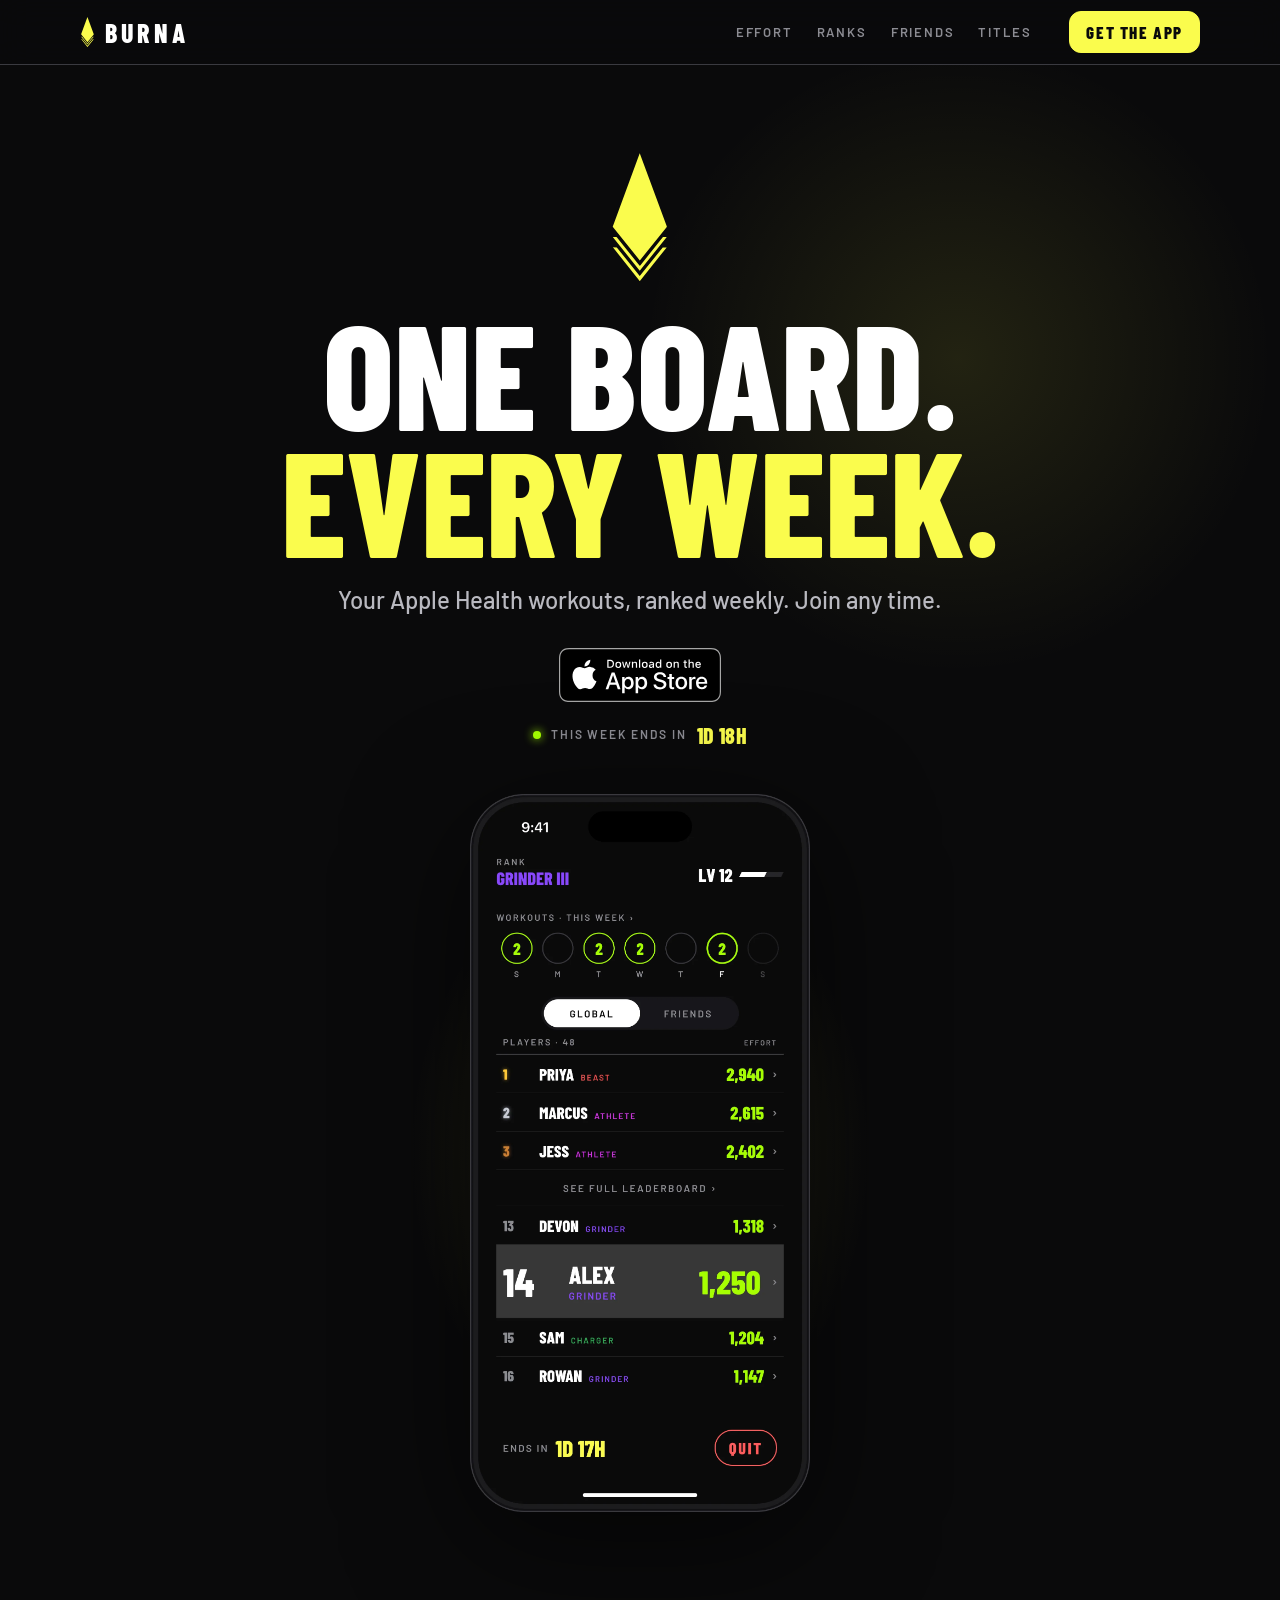
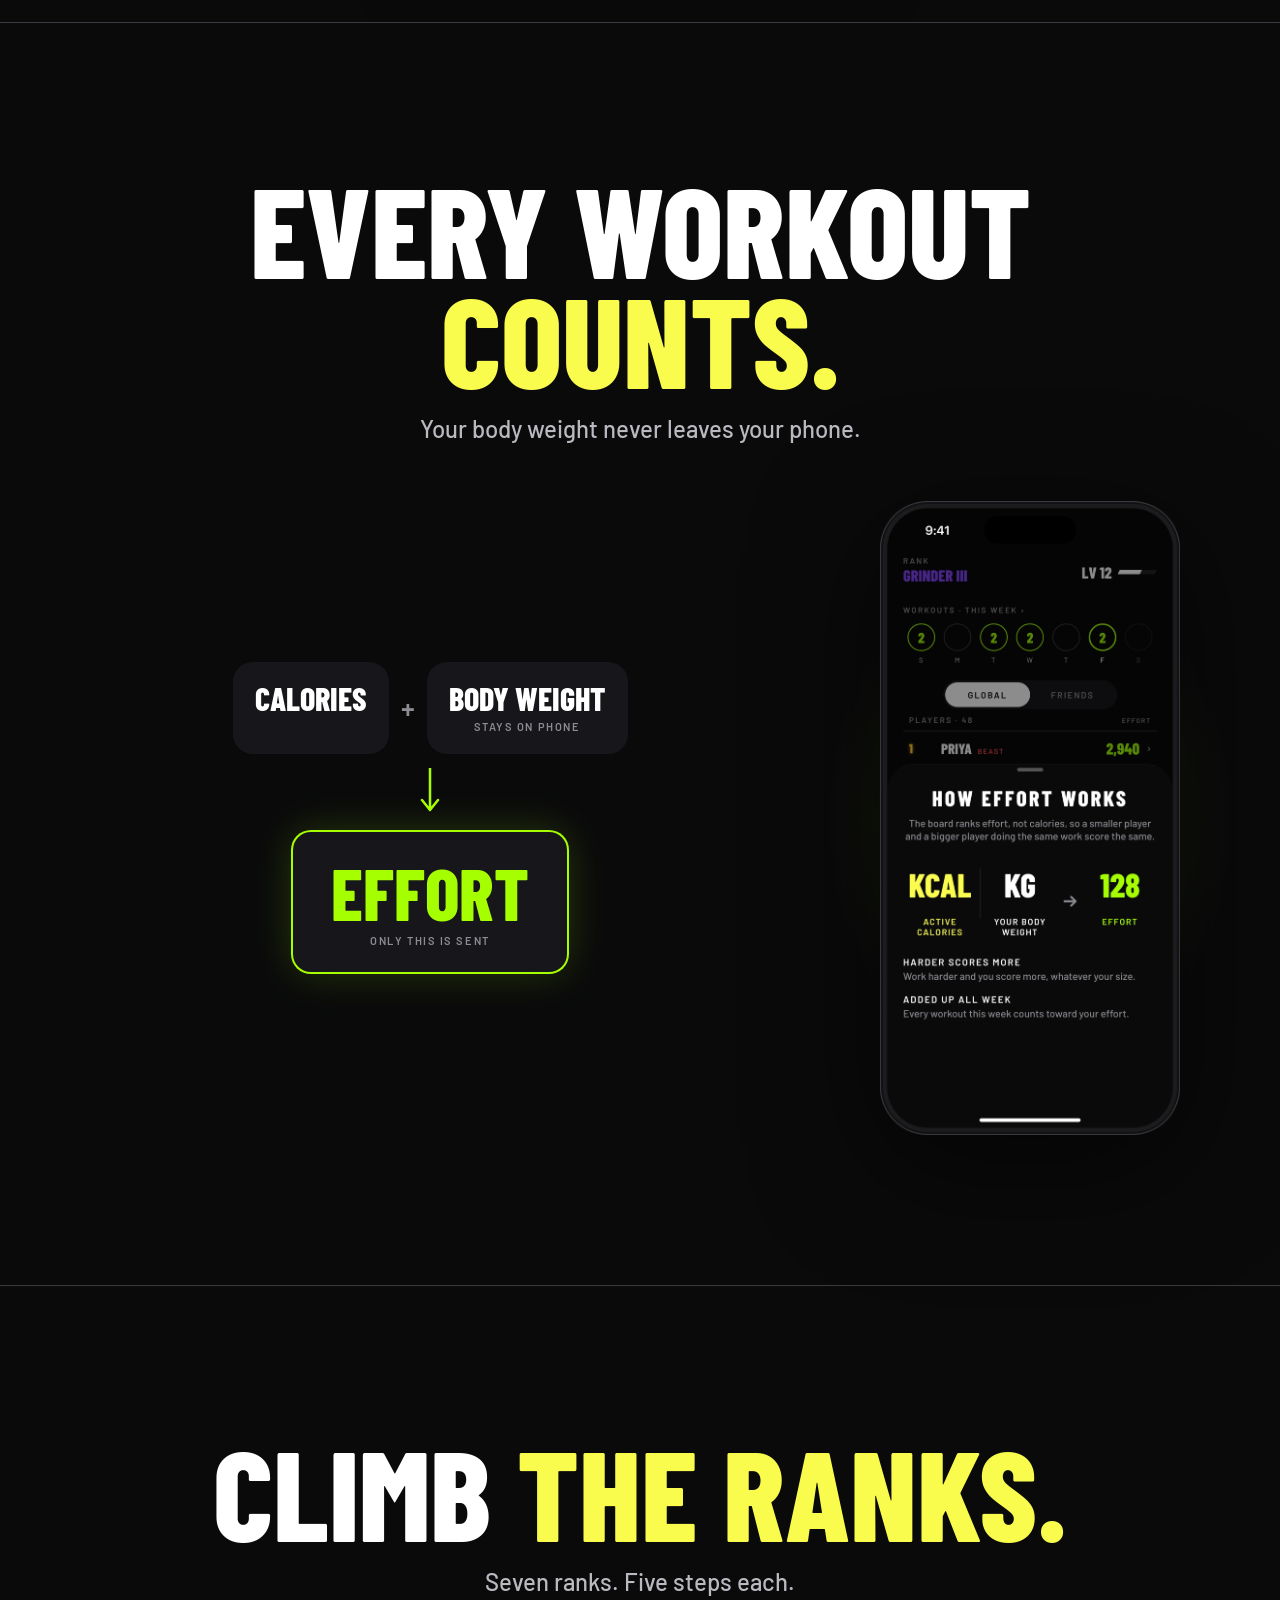
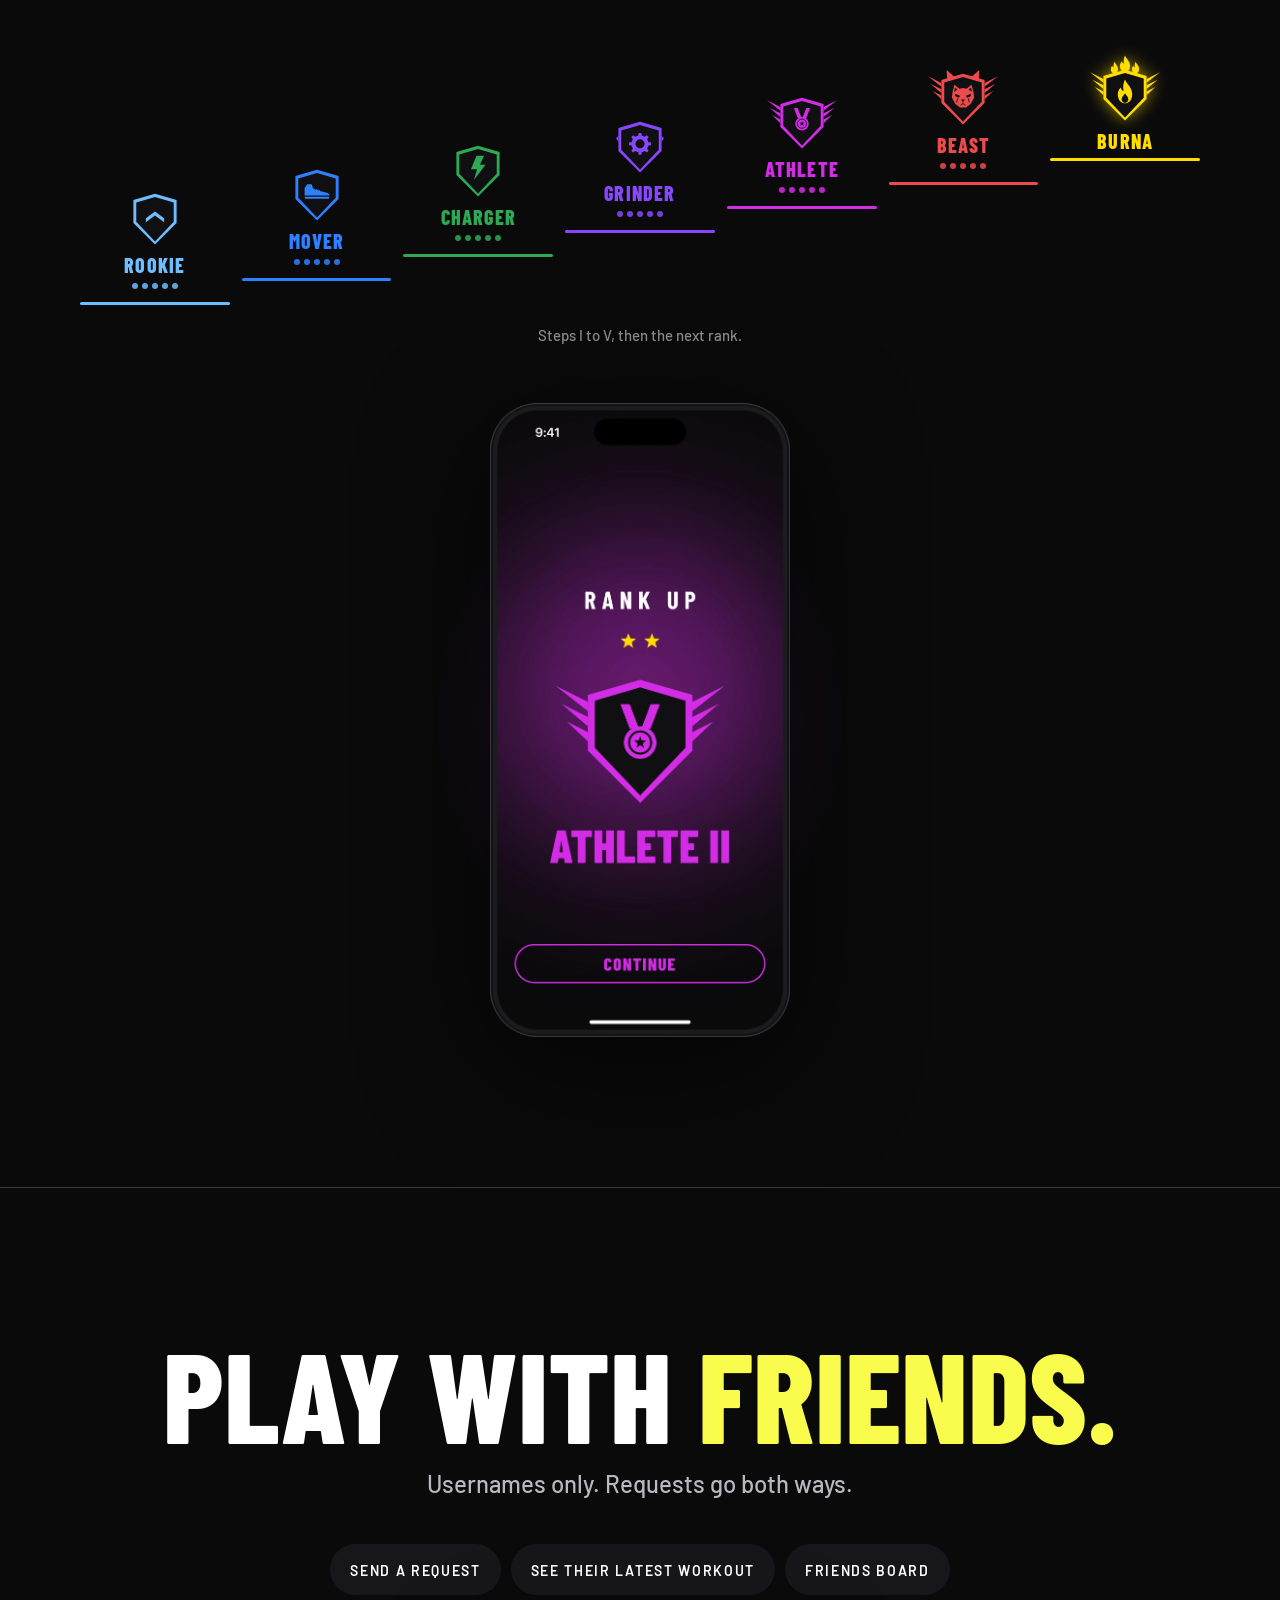
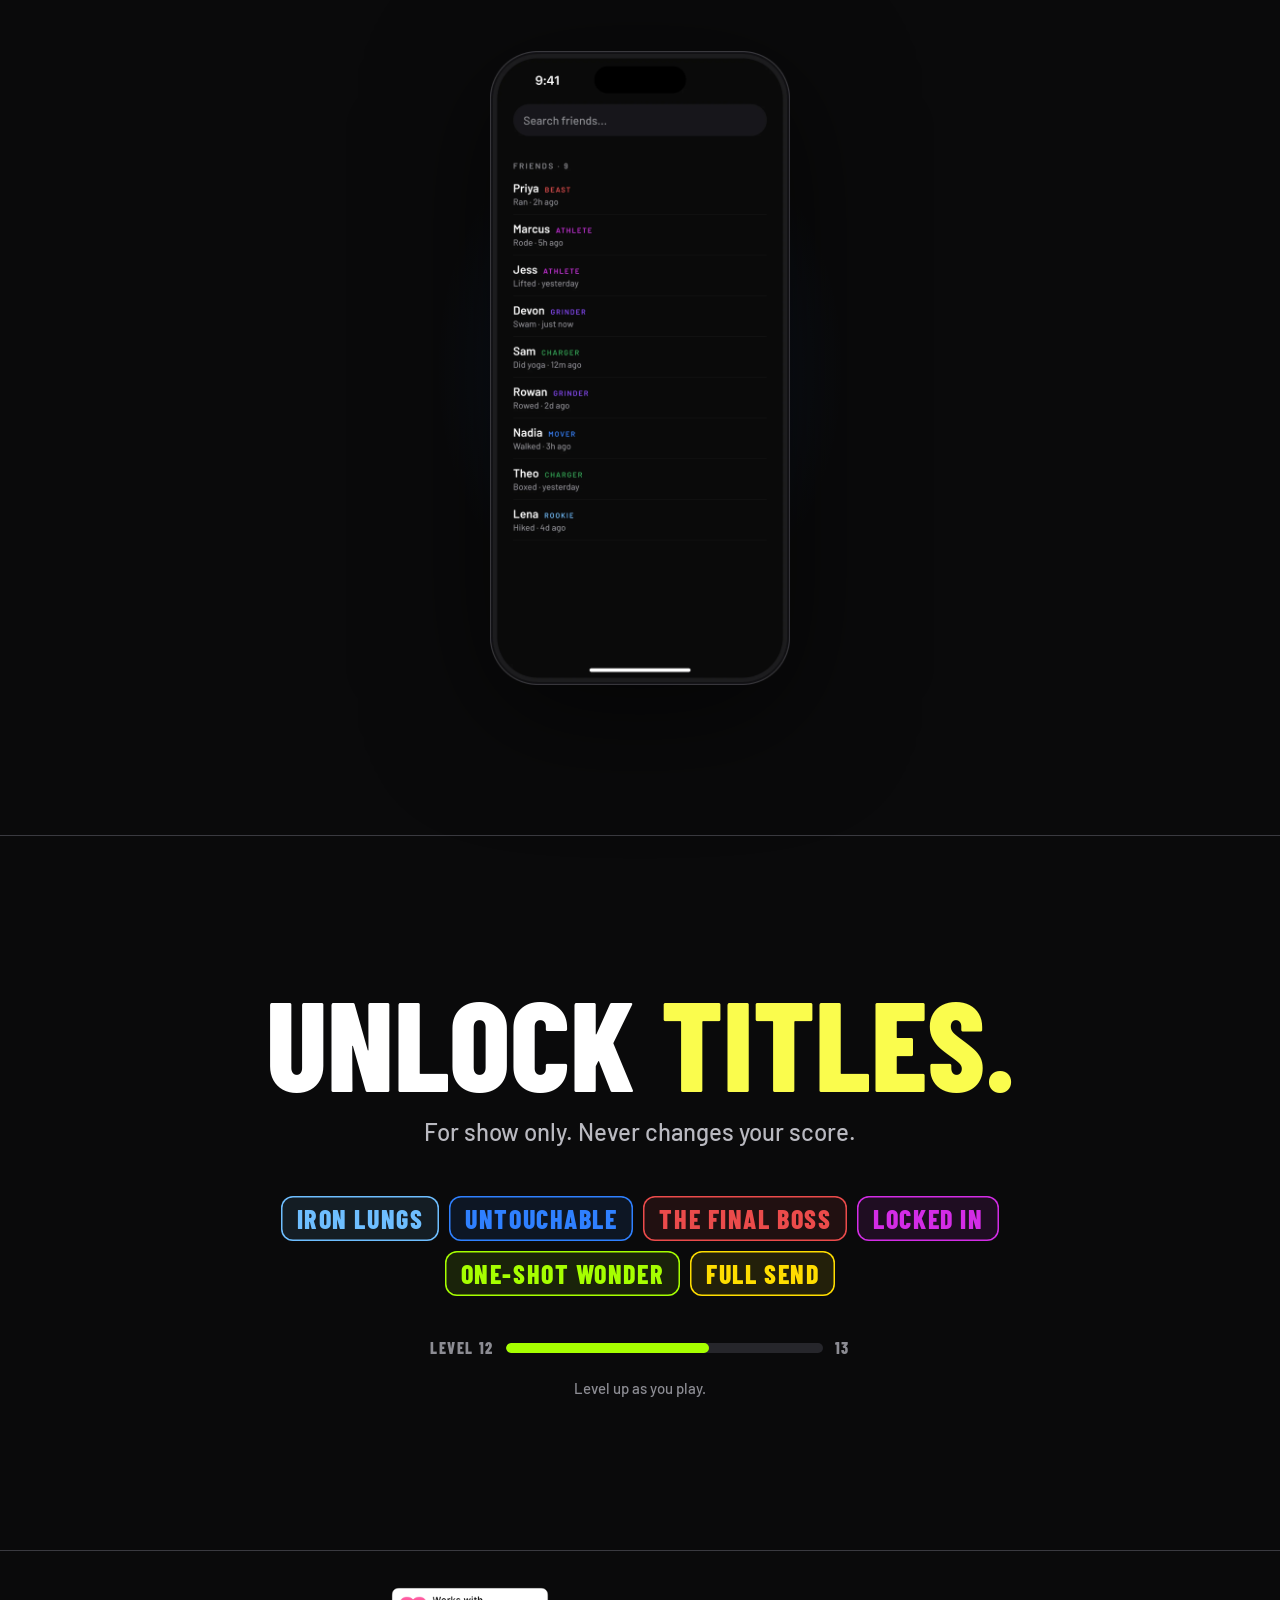
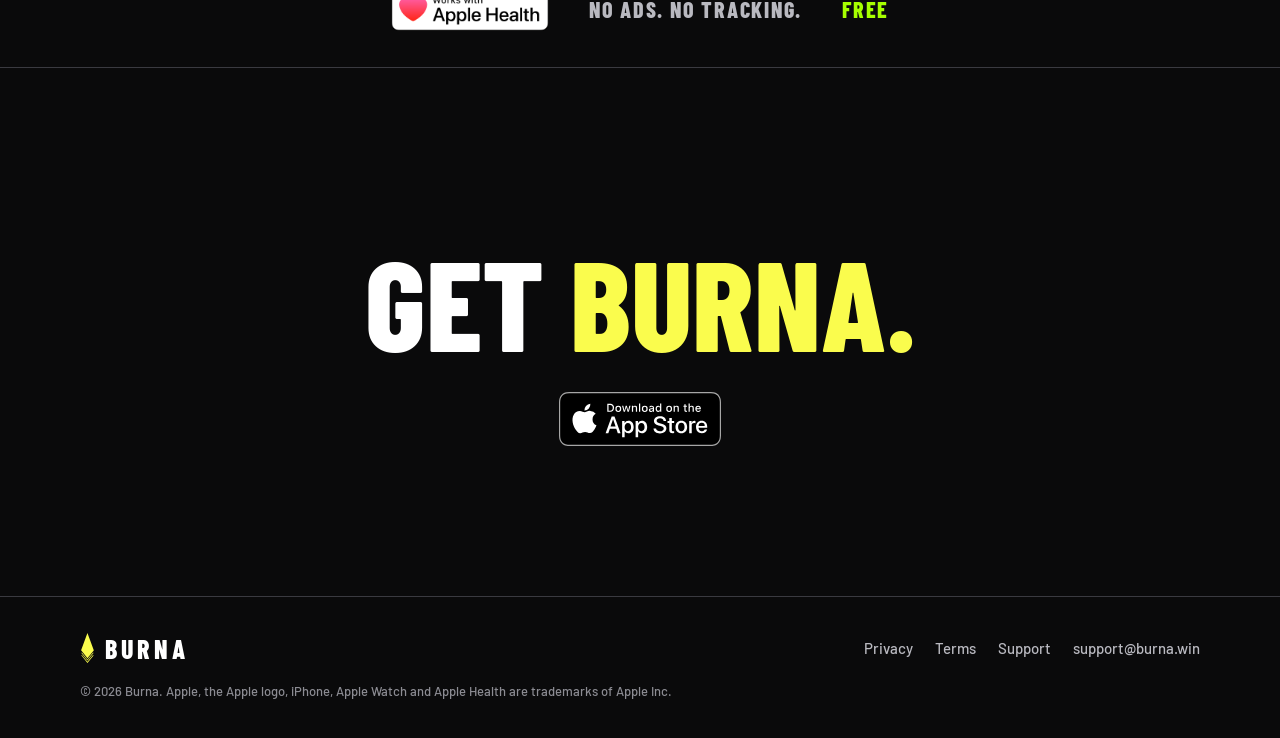
<file: index.html>
<!doctype html>
<html lang="en">
<head>
<meta charset="utf-8">
<meta name="viewport" content="width=device-width, initial-scale=1, viewport-fit=cover">
<title>Burna: Weekly Fitness Leaderboard for iPhone</title>
<meta name="description" content="Burna is a free fitness game for iPhone and Apple Watch. Your Apple Health workouts earn effort, a new leaderboard starts every week, and where you finish moves your rank. Download on the App Store.">
<meta name="apple-itunes-app" content="app-id=6826509642">
<meta name="theme-color" content="#0A0A0B">
<link rel="canonical" href="https://burna.win/">
<meta property="og:site_name" content="Burna">
<meta property="og:title" content="Burna: Weekly Fitness Leaderboard">
<meta property="og:description" content="A new fitness leaderboard every week. Your Apple Health workouts earn effort, and where you finish moves your rank. Free on the App Store.">
<meta property="og:type" content="website">
<meta property="og:url" content="https://burna.win/">
<meta property="og:image" content="https://burna.win/og.png?v=2">
<meta property="og:image:width" content="1200">
<meta property="og:image:height" content="630">
<meta property="og:image:alt" content="Burna: weekly fitness leaderboard. Free on the App Store for iPhone.">
<meta name="twitter:card" content="summary_large_image">
<meta name="twitter:title" content="Burna: Weekly Fitness Leaderboard">
<meta name="twitter:description" content="A new fitness leaderboard every week. Your workouts earn effort, your place moves your rank.">
<meta name="twitter:image" content="https://burna.win/og.png?v=2">
<script type="application/ld+json">{"@context":"https://schema.org","@type":"MobileApplication","name":"Burna","alternateName":"Burna Fitness Leaderboard","description":"A weekly fitness leaderboard for iPhone and Apple Watch. Your Apple Health workouts earn effort, and where you finish each week moves your rank.","applicationCategory":"HealthApplication","operatingSystem":"iOS","url":"https://burna.win/","downloadUrl":"https://apps.apple.com/us/app/burna/id6826509642","image":"https://burna.win/icon.png?v=2","offers":{"@type":"Offer","price":"0","priceCurrency":"USD"},"author":{"@type":"Person","name":"Hemendu Roy"}}</script>
<link rel="icon" href="favicon.svg?v=2" type="image/svg+xml">
<link rel="apple-touch-icon" href="apple-touch-icon.png?v=2">
<link rel="preload" href="fonts/BarlowCondensed-ExtraBold.woff2" as="font" type="font/woff2" crossorigin>
<link rel="preload" href="fonts/Barlow-Medium.woff2" as="font" type="font/woff2" crossorigin>
<link rel="stylesheet" href="style.css?v=23">
<script>document.documentElement.classList.add('js');addEventListener('load',function(){if(!window.burnaReady)document.documentElement.classList.remove('js')})</script>
</head>
<body class="home">
<a class="skip" href="#main">Skip to content</a>

<header class="nav">
  <div class="wrap">
    <a class="brand" href="./" aria-label="Burna home"><img src="img/logo.svg?v=2" alt="" width="15" height="30"><span>BURNA</span></a>
    <nav class="nav-links" aria-label="Sections"><a href="#effort">Effort</a><a href="#ranks">Ranks</a><a href="#friends">Friends</a><a href="#titles">Titles</a></nav>
    <a class="btn btn-sm" href="https://apps.apple.com/us/app/burna/id6826509642">Get the app</a>
  </div>
</header>

<main id="main">
  <section class="hero">
    <div class="wrap stage">
      <img class="hero-logo" src="img/logo.svg?v=2" alt="Burna" width="64" height="128">
      <h1><span>One board.</span> <span class="y">Every week.</span></h1>
      <p class="sub">Your Apple Health workouts, ranked weekly. Join any time.</p>
      <div class="actions"><a class="store" href="https://apps.apple.com/us/app/burna/id6826509642"><img src="img/app-store-badge.svg" alt="Download on the App Store" width="162" height="54"></a></div>
      <p class="live" id="live">New board every Sunday, 3 AM Pacific</p>
      <figure class="shot big"><img src="img/screen-board.webp" width="413" height="872" fetchpriority="high" alt="The Burna home screen: this week's leaderboard with 48 players. Priya, Marcus and Jess hold the top three; your row, 14th with 1,250 effort, is highlighted, and the week ends in 1 day 17 hours."></figure>
    </div>
  </section>

  <section class="scene" id="effort">
    <div class="wrap stage">
      <h2>Every workout <span class="y">counts.</span></h2>
      <p class="sub">Your body weight never leaves your phone.</p>
      <div class="effort-grid">
        <div class="diagram reveal" role="group" aria-label="Active calories and body weight go in, effort comes out">
          <div class="inputs">
            <div class="node"><b>Calories</b></div>
            <span class="plus" aria-hidden="true">+</span>
            <div class="node"><b>Body weight</b><small>stays on phone</small></div>
          </div>
          <svg class="arrow" viewBox="0 0 24 48" width="24" height="48" aria-hidden="true"><path d="M12 0v40M4 32l8 10 8-10" fill="none" stroke="currentColor" stroke-width="2.500" stroke-linecap="round" stroke-linejoin="round"/></svg>
          <div class="node out"><b>Effort</b><small>only this is sent</small></div>
        </div>
        <figure class="shot"><img src="img/screen-effort.webp" width="413" height="872" loading="lazy" decoding="async" alt="The How Effort Works sheet: active calories and your body weight go in, effort comes out. Harder scores more, and every workout in the week adds up."></figure>
      </div>
    </div>
  </section>

  <section class="scene" id="ranks">
    <div class="wrap stage">
      <h2>Climb <span class="y">the ranks.</span></h2>
      <p class="sub">Seven ranks. Five steps each.</p>
      <ol class="stairs reveal" aria-label="Ranks, lowest to highest, ROOKIE to BURNA">
<li style="--c:var(--rookie);--i:0"><img src="img/ranks/rookie.svg" alt="" width="56" height="54" loading="lazy"><b>ROOKIE</b><span class="dots" aria-hidden="true"><i></i><i></i><i></i><i></i><i></i></span></li>
<li style="--c:var(--mover);--i:1"><img src="img/ranks/mover.svg" alt="" width="56" height="54" loading="lazy"><b>MOVER</b><span class="dots" aria-hidden="true"><i></i><i></i><i></i><i></i><i></i></span></li>
<li style="--c:var(--charger);--i:2"><img src="img/ranks/charger.svg" alt="" width="56" height="54" loading="lazy"><b>CHARGER</b><span class="dots" aria-hidden="true"><i></i><i></i><i></i><i></i><i></i></span></li>
<li style="--c:var(--grinder);--i:3"><img src="img/ranks/grinder.svg" alt="" width="56" height="54" loading="lazy"><b>GRINDER</b><span class="dots" aria-hidden="true"><i></i><i></i><i></i><i></i><i></i></span></li>
<li style="--c:var(--athlete);--i:4"><img src="img/ranks/athlete.svg" alt="" width="56" height="54" loading="lazy"><b>ATHLETE</b><span class="dots" aria-hidden="true"><i></i><i></i><i></i><i></i><i></i></span></li>
<li style="--c:var(--beast);--i:5"><img src="img/ranks/beast.svg" alt="" width="56" height="54" loading="lazy"><b>BEAST</b><span class="dots" aria-hidden="true"><i></i><i></i><i></i><i></i><i></i></span></li>
<li style="--c:var(--burna);--i:6"><img src="img/ranks/burna.svg" alt="" width="56" height="54" loading="lazy"><b>BURNA</b></li>
      </ol>
      <p class="cap">Steps I to V, then the next rank.</p>
      <figure class="shot"><img src="img/screen-rankup.webp" width="413" height="872" loading="lazy" decoding="async" alt="The rank-up screen: RANK UP over the magenta ATHLETE badge with two stars, and the new rank, ATHLETE II."></figure>
    </div>
  </section>

  <section class="scene" id="friends">
    <div class="wrap stage">
      <h2>Play with <span class="y">friends.</span></h2>
      <p class="sub">Usernames only. Requests go both ways.</p>
      <ul class="trio reveal">
        <li><b>Send a request</b></li><li><b>See their latest workout</b></li><li><b>Friends board</b></li>
      </ul>
      <figure class="shot"><img src="img/screen-friends.webp" width="413" height="872" loading="lazy" decoding="async" alt="The Friends tab: a search field, then nine friends, each with their rank and latest workout, such as Priya, BEAST, ran 2 hours ago."></figure>
    </div>
  </section>

  <section class="scene" id="titles">
    <div class="wrap stage">
      <h2>Unlock <span class="y">titles.</span></h2>
      <p class="sub">For show only. Never changes your score.</p>
      <ul class="chips reveal" aria-label="Example titles"><li style="--c:#6EBEFF">IRON LUNGS</li><li style="--c:#2F80FF">UNTOUCHABLE</li><li style="--c:#EB4B4B">THE FINAL BOSS</li><li style="--c:#D32CE6">LOCKED IN</li><li style="--c:#A6FF00">ONE-SHOT WONDER</li><li style="--c:#FFDD00">FULL SEND</li></ul>
      <div class="xp reveal" role="img" aria-label="A level bar, partly filled">
        <span class="lvl">LEVEL 12</span><span class="bar"><i></i></span><span class="lvl">13</span>
      </div>
      <p class="cap">Level up as you play.</p>
    </div>
  </section>

  <section class="trust" aria-label="Good to know">
    <div class="wrap">
      <img src="img/works-with-apple-health.png" alt="Works with Apple Health" width="159" height="44" loading="lazy">
      <span>No ads. No tracking.</span>
      <span class="fit">Free</span>
    </div>
  </section>

  <section class="scene get" id="get">
    <div class="wrap stage">
      <h2>Get <span class="y">Burna.</span></h2>
      <div class="actions"><a class="store" href="https://apps.apple.com/us/app/burna/id6826509642"><img src="img/app-store-badge.svg" alt="Download on the App Store" width="162" height="54" loading="lazy"></a></div>
    </div>
  </section>
</main>

<footer class="foot">
  <div class="wrap">
    <a class="brand" href="./" aria-label="Burna home"><img src="img/logo.svg?v=2" alt="" width="15" height="30"><span>BURNA</span></a>
    <nav aria-label="Footer"><a href="privacy.html">Privacy</a><a href="terms.html">Terms</a><a href="support.html">Support</a><a class="mail" href="mailto:support@burna.win">support@burna.win</a></nav>
    <small>&copy; 2026 Burna. Apple, the Apple logo, iPhone, Apple Watch and Apple Health are trademarks of Apple Inc.</small>
  </div>
</footer>

<script src="app.js?v=21" defer></script>
</body>
</html>
</file>
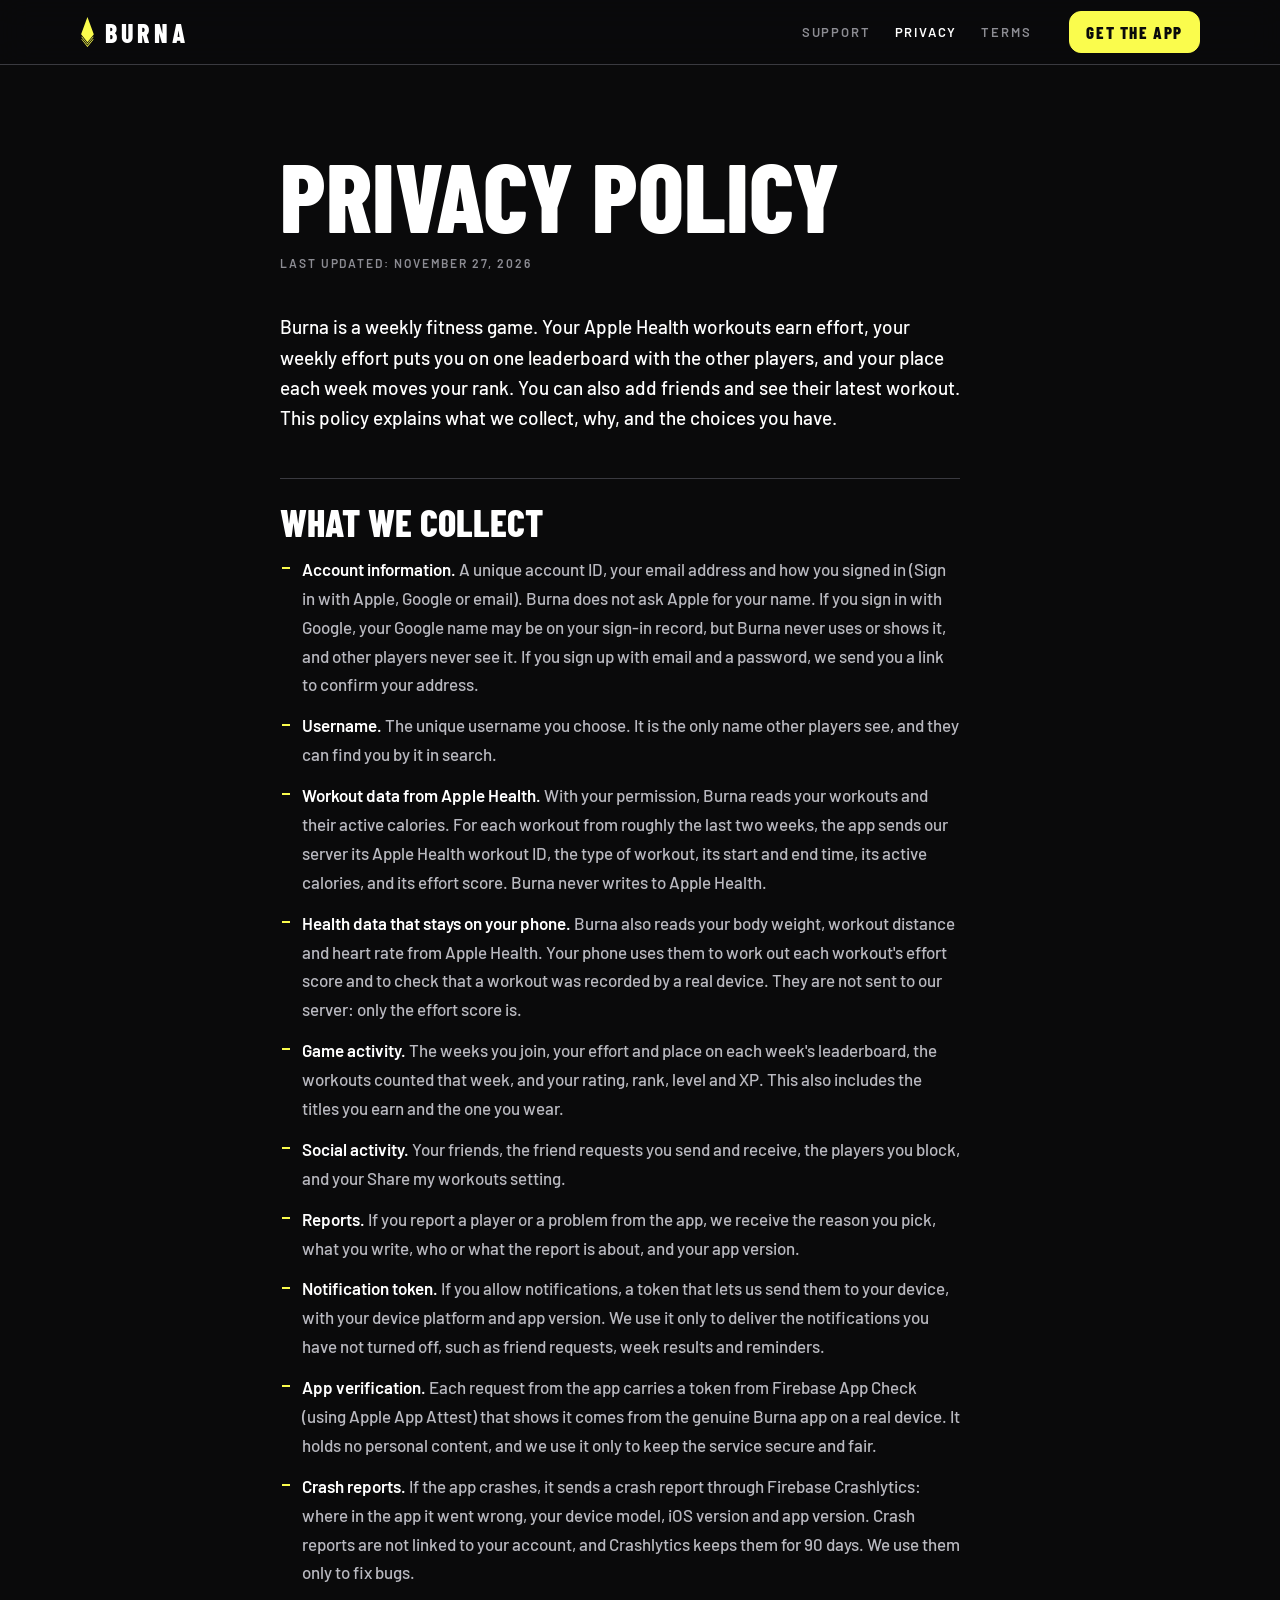
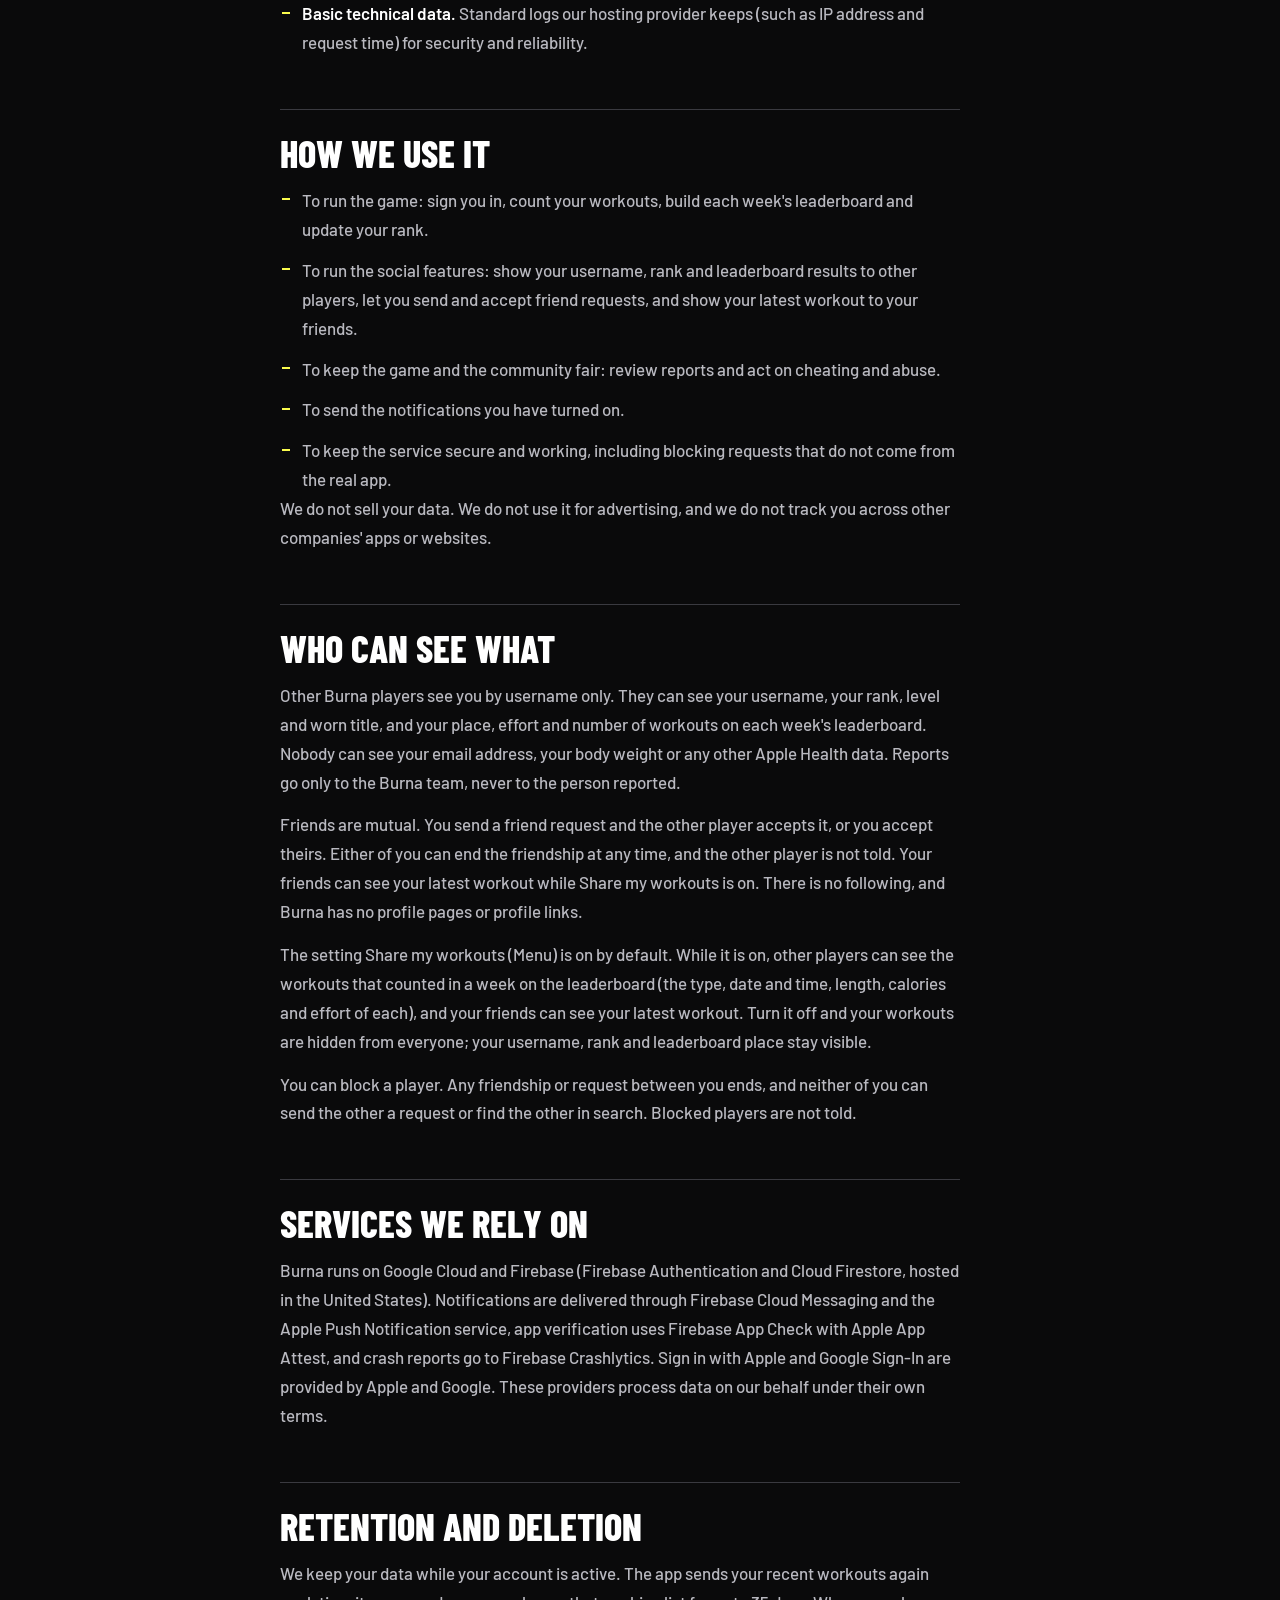
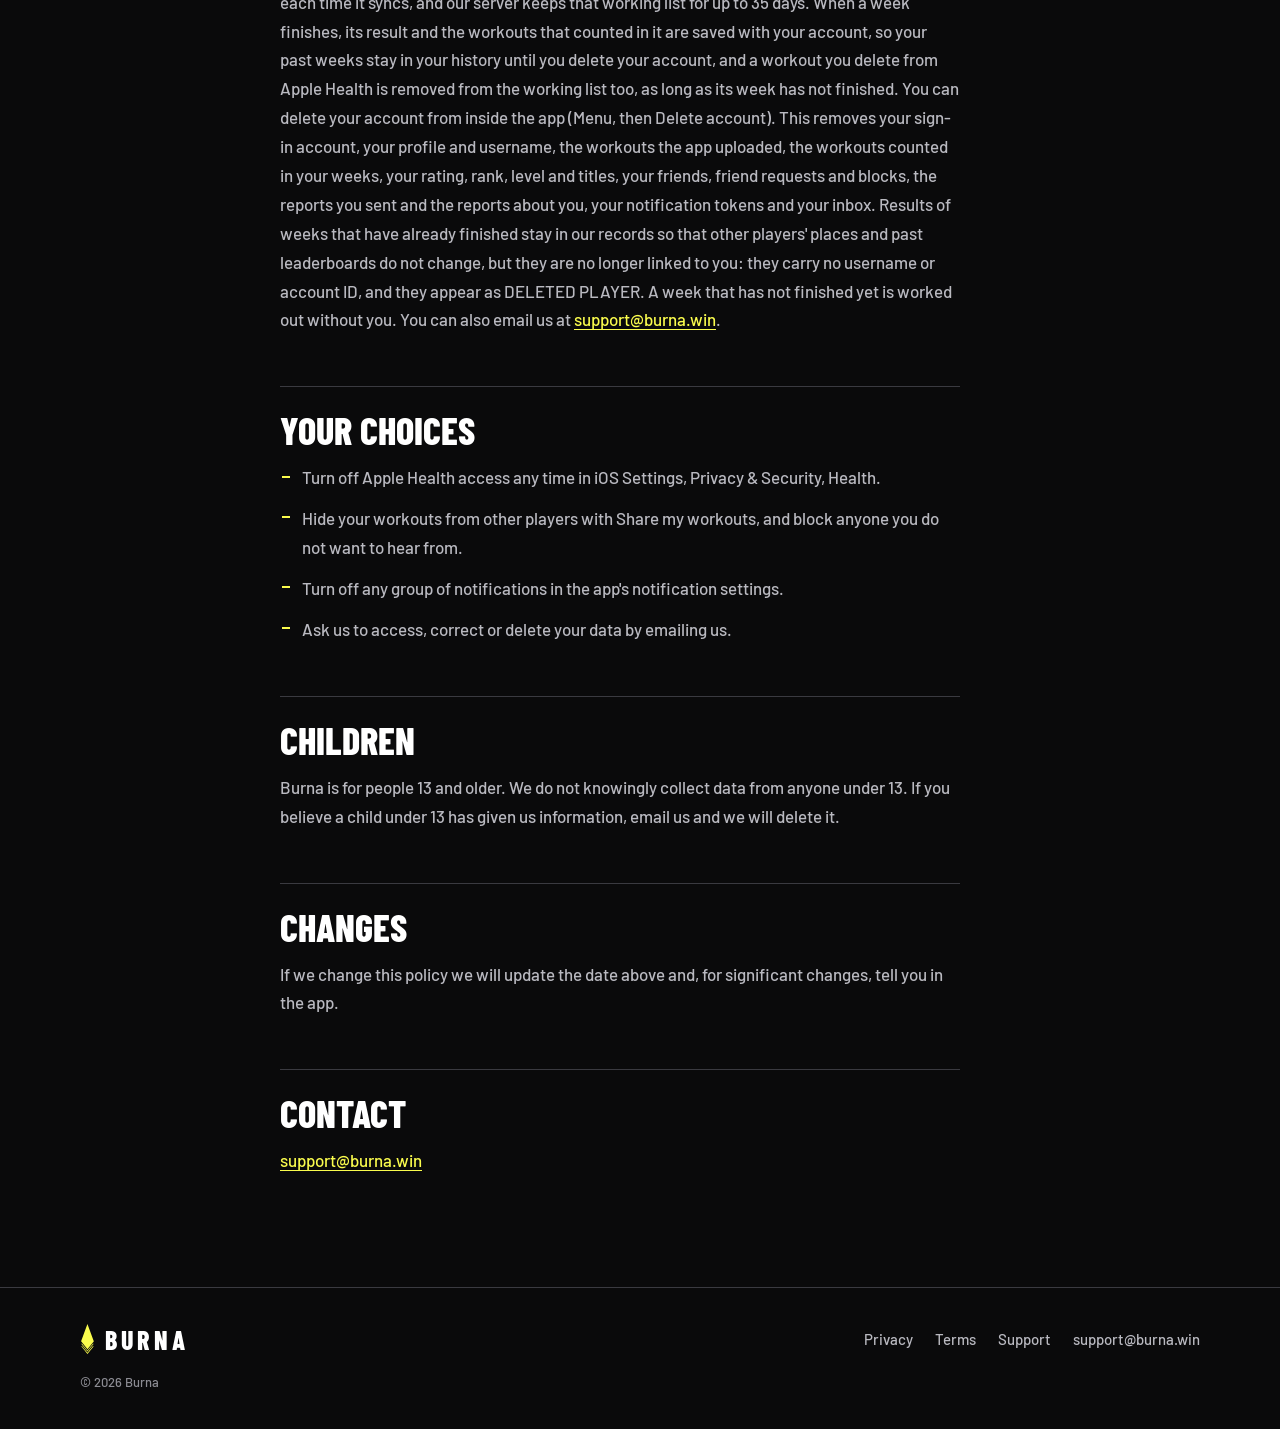
<file: privacy.html>
<!doctype html>
<html lang="en">
<head>
<meta charset="utf-8">
<meta name="viewport" content="width=device-width, initial-scale=1, viewport-fit=cover">
<title>Privacy Policy — Burna</title>
<meta name="description" content="What Burna collects, why, who can see what, and the choices you have.">
<meta name="robots" content="index,follow">
<meta name="theme-color" content="#0A0A0B">
<link rel="canonical" href="https://burna.win/privacy.html">
<meta property="og:url" content="https://burna.win/privacy.html">
<meta property="og:site_name" content="Burna">
<meta property="og:title" content="Privacy Policy — Burna">
<meta property="og:description" content="What Burna collects, why, who can see what, and the choices you have.">
<meta property="og:type" content="website">
<meta property="og:image" content="https://burna.win/og.png?v=2">
<meta property="og:image:width" content="1200">
<meta property="og:image:height" content="630">
<meta name="twitter:card" content="summary_large_image">
<link rel="icon" href="favicon.svg?v=2" type="image/svg+xml">
<link rel="apple-touch-icon" href="apple-touch-icon.png?v=2">
<link rel="preload" href="fonts/BarlowCondensed-ExtraBold.woff2" as="font" type="font/woff2" crossorigin>
<link rel="stylesheet" href="style.css?v=20">
</head>
<body class="page">
<a class="skip" href="#main">Skip to content</a>
<header class="nav">
  <div class="wrap">
    <a class="brand" href="./" aria-label="Burna home"><img src="img/logo.svg?v=2" alt="" width="15" height="30"><span>BURNA</span></a>
    <nav class="nav-links" aria-label="Site"><a href="support.html">Support</a><a href="privacy.html" aria-current="page">Privacy</a><a href="terms.html">Terms</a></nav>
    <a class="btn btn-sm hide-sm" href="https://apps.apple.com/us/app/burna/id6826509642">Get the app</a>
  </div>
</header>

<main id="main" class="doc">
<div class="wrap">
<h1>PRIVACY POLICY</h1>
<p class="upd">Last updated: November 27, 2026</p>
<div class="prose">
<p>Burna is a weekly fitness game. Your Apple Health workouts earn effort, your weekly effort puts you on one leaderboard with the other players, and your place each week moves your rank. You can also add friends and see their latest workout. This policy explains what we collect, why, and the choices you have.</p>

<h2>What we collect</h2>
<ul>
<li><b>Account information.</b> A unique account ID, your email address and how you signed in (Sign in with Apple, Google or email). Burna does not ask Apple for your name. If you sign in with Google, your Google name may be on your sign-in record, but Burna never uses or shows it, and other players never see it. If you sign up with email and a password, we send you a link to confirm your address.</li>
<li><b>Username.</b> The unique username you choose. It is the only name other players see, and they can find you by it in search.</li>
<li><b>Workout data from Apple Health.</b> With your permission, Burna reads your workouts and their active calories. For each workout from roughly the last two weeks, the app sends our server its Apple Health workout ID, the type of workout, its start and end time, its active calories, and its effort score. Burna never writes to Apple Health.</li>
<li><b>Health data that stays on your phone.</b> Burna also reads your body weight, workout distance and heart rate from Apple Health. Your phone uses them to work out each workout's effort score and to check that a workout was recorded by a real device. They are not sent to our server: only the effort score is.</li>
<li><b>Game activity.</b> The weeks you join, your effort and place on each week's leaderboard, the workouts counted that week, and your rating, rank, level and XP. This also includes the titles you earn and the one you wear.</li>
<li><b>Social activity.</b> Your friends, the friend requests you send and receive, the players you block, and your Share my workouts setting.</li>
<li><b>Reports.</b> If you report a player or a problem from the app, we receive the reason you pick, what you write, who or what the report is about, and your app version.</li>
<li><b>Notification token.</b> If you allow notifications, a token that lets us send them to your device, with your device platform and app version. We use it only to deliver the notifications you have not turned off, such as friend requests, week results and reminders.</li>
<li><b>App verification.</b> Each request from the app carries a token from Firebase App Check (using Apple App Attest) that shows it comes from the genuine Burna app on a real device. It holds no personal content, and we use it only to keep the service secure and fair.</li>
<li><b>Crash reports.</b> If the app crashes, it sends a crash report through Firebase Crashlytics: where in the app it went wrong, your device model, iOS version and app version. Crash reports are not linked to your account, and Crashlytics keeps them for 90 days. We use them only to fix bugs.</li>
<li><b>Basic technical data.</b> Standard logs our hosting provider keeps (such as IP address and request time) for security and reliability.</li>
</ul>

<h2>How we use it</h2>
<ul>
<li>To run the game: sign you in, count your workouts, build each week's leaderboard and update your rank.</li>
<li>To run the social features: show your username, rank and leaderboard results to other players, let you send and accept friend requests, and show your latest workout to your friends.</li>
<li>To keep the game and the community fair: review reports and act on cheating and abuse.</li>
<li>To send the notifications you have turned on.</li>
<li>To keep the service secure and working, including blocking requests that do not come from the real app.</li>
</ul>
<p>We do not sell your data. We do not use it for advertising, and we do not track you across other companies' apps or websites.</p>

<h2>Who can see what</h2>
<p>Other Burna players see you by username only. They can see your username, your rank, level and worn title, and your place, effort and number of workouts on each week's leaderboard. Nobody can see your email address, your body weight or any other Apple Health data. Reports go only to the Burna team, never to the person reported.</p>
<p>Friends are mutual. You send a friend request and the other player accepts it, or you accept theirs. Either of you can end the friendship at any time, and the other player is not told. Your friends can see your latest workout while Share my workouts is on. There is no following, and Burna has no profile pages or profile links.</p>
<p>The setting Share my workouts (Menu) is on by default. While it is on, other players can see the workouts that counted in a week on the leaderboard (the type, date and time, length, calories and effort of each), and your friends can see your latest workout. Turn it off and your workouts are hidden from everyone; your username, rank and leaderboard place stay visible.</p>
<p>You can block a player. Any friendship or request between you ends, and neither of you can send the other a request or find the other in search. Blocked players are not told.</p>

<h2>Services we rely on</h2>
<p>Burna runs on Google Cloud and Firebase (Firebase Authentication and Cloud Firestore, hosted in the United States). Notifications are delivered through Firebase Cloud Messaging and the Apple Push Notification service, app verification uses Firebase App Check with Apple App Attest, and crash reports go to Firebase Crashlytics. Sign in with Apple and Google Sign-In are provided by Apple and Google. These providers process data on our behalf under their own terms.</p>

<h2>Retention and deletion</h2>
<p>We keep your data while your account is active. The app sends your recent workouts again each time it syncs, and our server keeps that working list for up to 35 days. When a week finishes, its result and the workouts that counted in it are saved with your account, so your past weeks stay in your history until you delete your account, and a workout you delete from Apple Health is removed from the working list too, as long as its week has not finished. You can delete your account from inside the app (Menu, then Delete account). This removes your sign-in account, your profile and username, the workouts the app uploaded, the workouts counted in your weeks, your rating, rank, level and titles, your friends, friend requests and blocks, the reports you sent and the reports about you, your notification tokens and your inbox. Results of weeks that have already finished stay in our records so that other players' places and past leaderboards do not change, but they are no longer linked to you: they carry no username or account ID, and they appear as DELETED PLAYER. A week that has not finished yet is worked out without you. You can also email us at <a href="mailto:support@burna.win">support@burna.win</a>.</p>

<h2>Your choices</h2>
<ul>
<li>Turn off Apple Health access any time in iOS Settings, Privacy &amp; Security, Health.</li>
<li>Hide your workouts from other players with Share my workouts, and block anyone you do not want to hear from.</li>
<li>Turn off any group of notifications in the app's notification settings.</li>
<li>Ask us to access, correct or delete your data by emailing us.</li>
</ul>

<h2>Children</h2>
<p>Burna is for people 13 and older. We do not knowingly collect data from anyone under 13. If you believe a child under 13 has given us information, email us and we will delete it.</p>

<h2>Changes</h2>
<p>If we change this policy we will update the date above and, for significant changes, tell you in the app.</p>

<h2>Contact</h2>
<p><a href="mailto:support@burna.win">support@burna.win</a></p>
</div>
</div>
</main>

<footer class="foot">
  <div class="wrap">
    <a class="brand" href="./" aria-label="Burna home"><img src="img/logo.svg?v=2" alt="" width="15" height="30"><span>BURNA</span></a>
    <nav aria-label="Footer"><a href="privacy.html">Privacy</a><a href="terms.html">Terms</a><a href="support.html">Support</a><a class="mail" href="mailto:support@burna.win">support@burna.win</a></nav>
    <small>&copy; 2026 Burna</small>
  </div>
</footer>
</body>
</html>
</file>
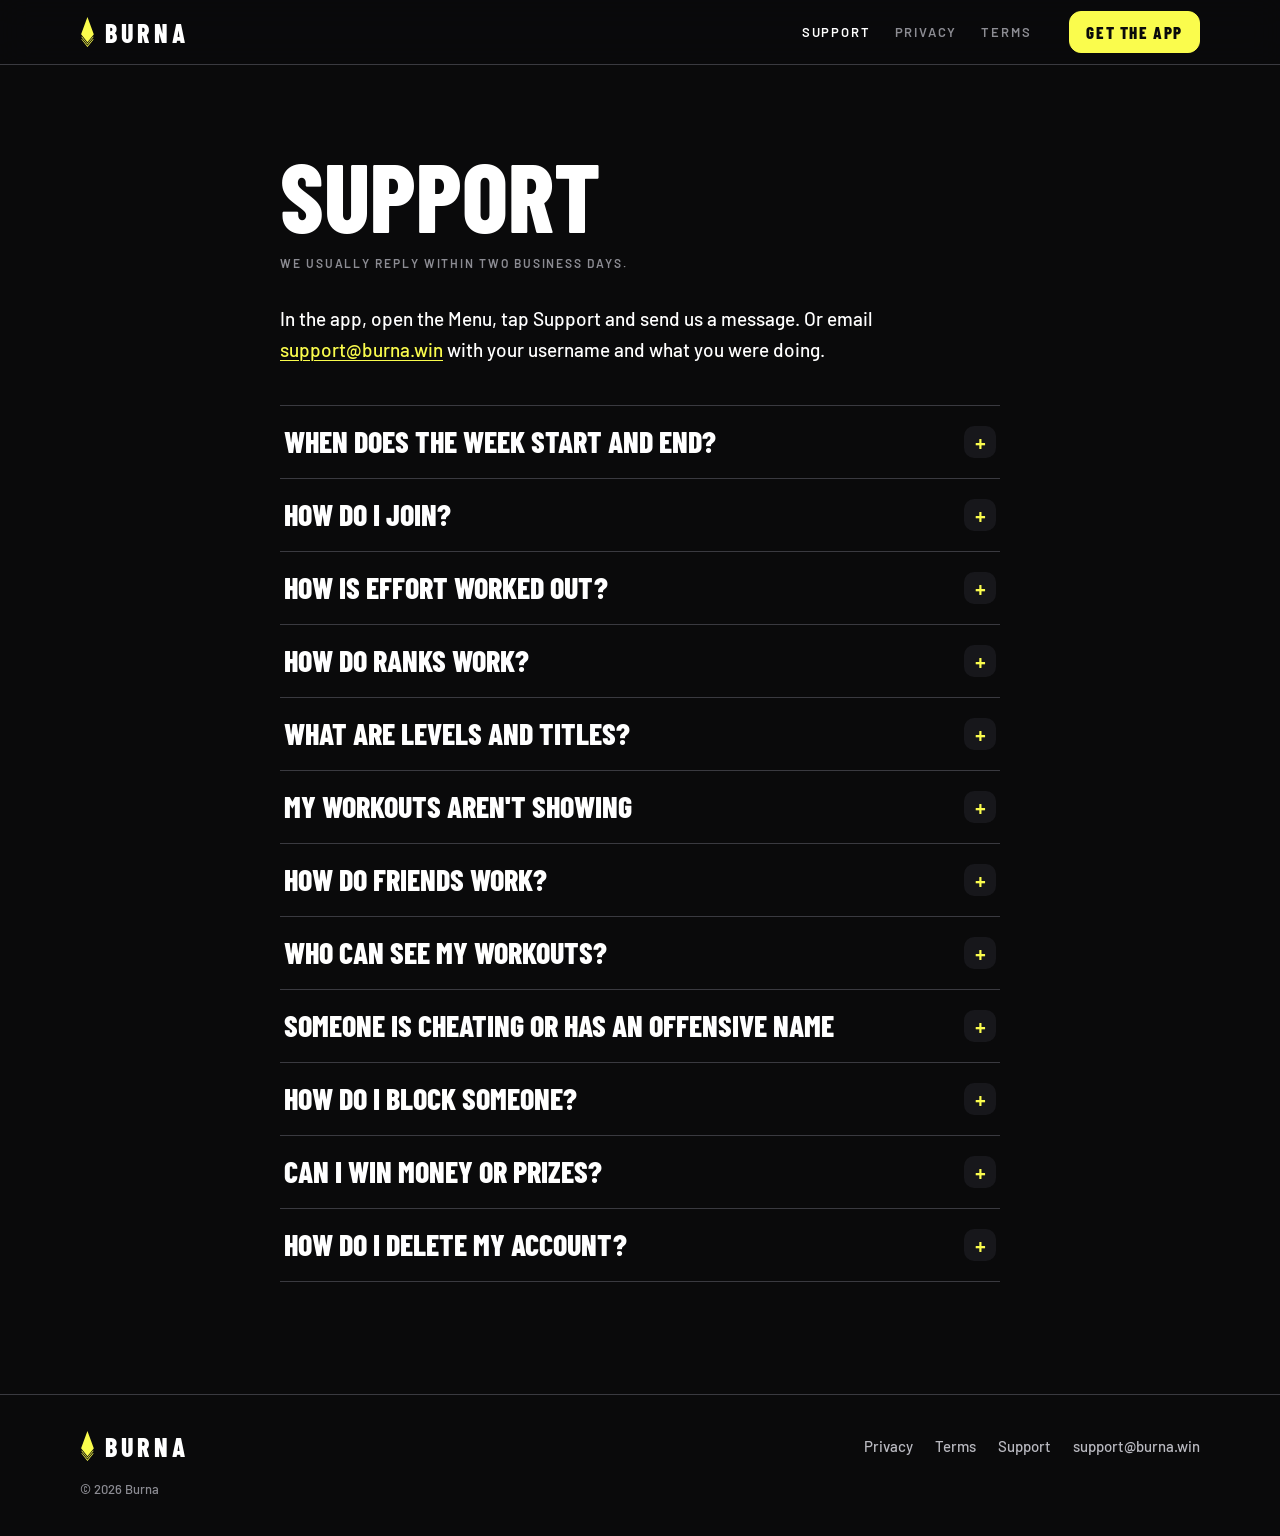
<file: support.html>
<!doctype html>
<html lang="en">
<head>
<meta charset="utf-8">
<meta name="viewport" content="width=device-width, initial-scale=1, viewport-fit=cover">
<title>Support — Burna</title>
<meta name="description" content="Get help with Burna: weeks, effort, ranks, friends, workouts, privacy, blocking and deleting your account.">
<meta name="robots" content="index,follow">
<meta name="theme-color" content="#0A0A0B">
<link rel="canonical" href="https://burna.win/support.html">
<meta property="og:url" content="https://burna.win/support.html">
<meta property="og:site_name" content="Burna">
<meta property="og:title" content="Support — Burna">
<meta property="og:description" content="Get help with Burna: weeks, effort, ranks, friends, workouts, privacy, blocking and deleting your account.">
<meta property="og:type" content="website">
<meta property="og:image" content="https://burna.win/og.png?v=2">
<meta property="og:image:width" content="1200">
<meta property="og:image:height" content="630">
<meta name="twitter:card" content="summary_large_image">
<link rel="icon" href="favicon.svg?v=2" type="image/svg+xml">
<link rel="apple-touch-icon" href="apple-touch-icon.png?v=2">
<link rel="preload" href="fonts/BarlowCondensed-ExtraBold.woff2" as="font" type="font/woff2" crossorigin>
<link rel="stylesheet" href="style.css?v=20">
</head>
<body class="page">
<a class="skip" href="#main">Skip to content</a>
<header class="nav">
  <div class="wrap">
    <a class="brand" href="./" aria-label="Burna home"><img src="img/logo.svg?v=2" alt="" width="15" height="30"><span>BURNA</span></a>
    <nav class="nav-links" aria-label="Site"><a href="support.html" aria-current="page">Support</a><a href="privacy.html">Privacy</a><a href="terms.html">Terms</a></nav>
    <a class="btn btn-sm hide-sm" href="https://apps.apple.com/us/app/burna/id6826509642">Get the app</a>
  </div>
</header>

<main id="main" class="doc">
<div class="wrap">
<h1>SUPPORT</h1>
<p class="upd">We usually reply within two business days.</p>
<div class="contact">
<p class="lead-line">In the app, open the Menu, tap Support and send us a message. Or email <a href="mailto:support@burna.win">support@burna.win</a> with your username and what you were doing.</p>
</div>
<div class="faq">
<details>
<summary><h2>When does the week start and end?</h2></summary>
<p>Each week runs from Sunday 3 AM to the next Sunday 3 AM, Pacific time. Once you have joined, the leaderboard shows how long is left.</p>
</details>
<details>
<summary><h2>How do I join?</h2></summary>
<p>Tap join on the home screen. Everyone who joins is on one global leaderboard for the week. You can join at any time during the week, and every workout of the week still counts.</p>
</details>
<details>
<summary><h2>How is effort worked out?</h2></summary>
<p>Every workout in Apple Health earns effort, worked out on your phone from the calories you burn, how long you train and your body weight. Your effort adds up over the week. A smaller and a bigger player doing the same work score about the same. Your body weight never leaves your phone.</p>
</details>
<details>
<summary><h2>How do ranks work?</h2></summary>
<p>Your rank comes from a rating that moves with where you place each week. Every rank has five steps, shown as Roman numerals, from ROOKIE up to BURNA, and the next rank comes after the fifth step.</p>
</details>
<details>
<summary><h2>What are levels and titles?</h2></summary>
<p>You earn XP for every week you play, and XP raises your level. Titles unlock as you level up and reach goals, and you can wear one next to your name. Ranks, levels and titles are only for show. They never change your score.</p>
</details>
<details>
<summary><h2>My workouts aren't showing</h2></summary>
<p>Check that Burna can read your workouts: open the Menu, tap Apple Health access, and make sure everything is on. Then open Burna again so it syncs. Only workouts recorded during the week count toward it.</p>
</details>
<details>
<summary><h2>How do friends work?</h2></summary>
<p>Search for a username in Friends and tap Add friend. They get a request, and you become friends when they accept it. Either of you can unfriend or block the other later. Friends see your latest workout and show up when you switch the leaderboard to Friends.</p>
</details>
<details>
<summary><h2>Who can see my workouts?</h2></summary>
<p>Other players can open your workouts from the leaderboard, and your friends see your latest one in Friends. To keep them to yourself, turn off Share my workouts in the Menu. Others then see a lock. Your username, rank and place on the leaderboard stay visible.</p>
</details>
<details>
<summary><h2>Someone is cheating or has an offensive name</h2></summary>
<p>Open the menu next to them in Friends, or tap the report button on their workouts, and choose Report. Reports go to the Burna team, not to the person you report. We review every report, and we remove results and suspend accounts that break the rules.</p>
</details>
<details>
<summary><h2>How do I block someone?</h2></summary>
<p>Open the menu next to them in Friends and choose Block. Any friendship or request between you ends, and neither of you can send the other a request. You can unblock them under Blocked players in the Menu.</p>
</details>
<details>
<summary><h2>Can I win money or prizes?</h2></summary>
<p>No. Burna is a free game with nothing to buy and no money or prizes. You play for your rank.</p>
</details>
<details>
<summary><h2>How do I delete my account?</h2></summary>
<p>Open the Menu and tap Delete account at the bottom. It removes your profile, username, workouts, friends and rank. Results of weeks that have finished stay on the leaderboards, but they are no longer linked to you and show as DELETED PLAYER. Or email us and we'll do it for you.</p>
</details>
</div>
</div>
</main>

<footer class="foot">
  <div class="wrap">
    <a class="brand" href="./" aria-label="Burna home"><img src="img/logo.svg?v=2" alt="" width="15" height="30"><span>BURNA</span></a>
    <nav aria-label="Footer"><a href="privacy.html">Privacy</a><a href="terms.html">Terms</a><a href="support.html">Support</a><a class="mail" href="mailto:support@burna.win">support@burna.win</a></nav>
    <small>&copy; 2026 Burna</small>
  </div>
</footer>
</body>
</html>
</file>
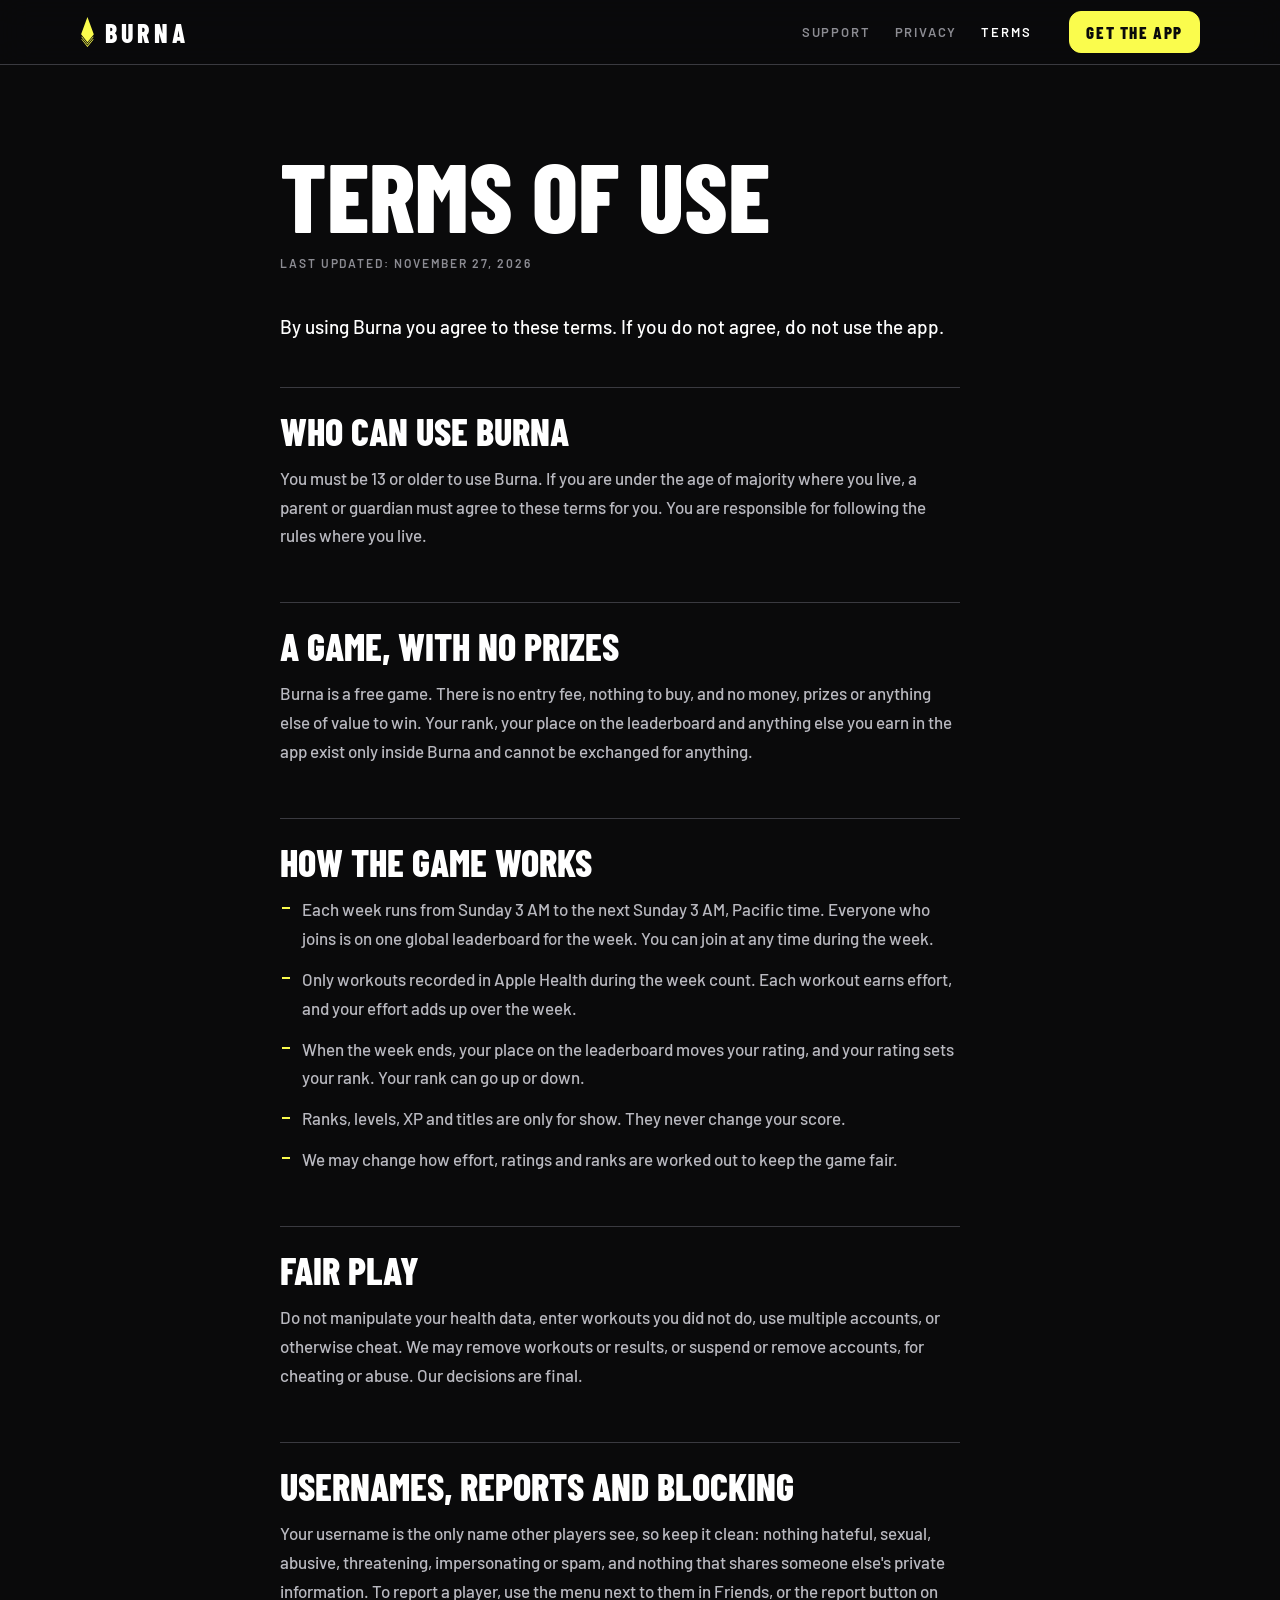
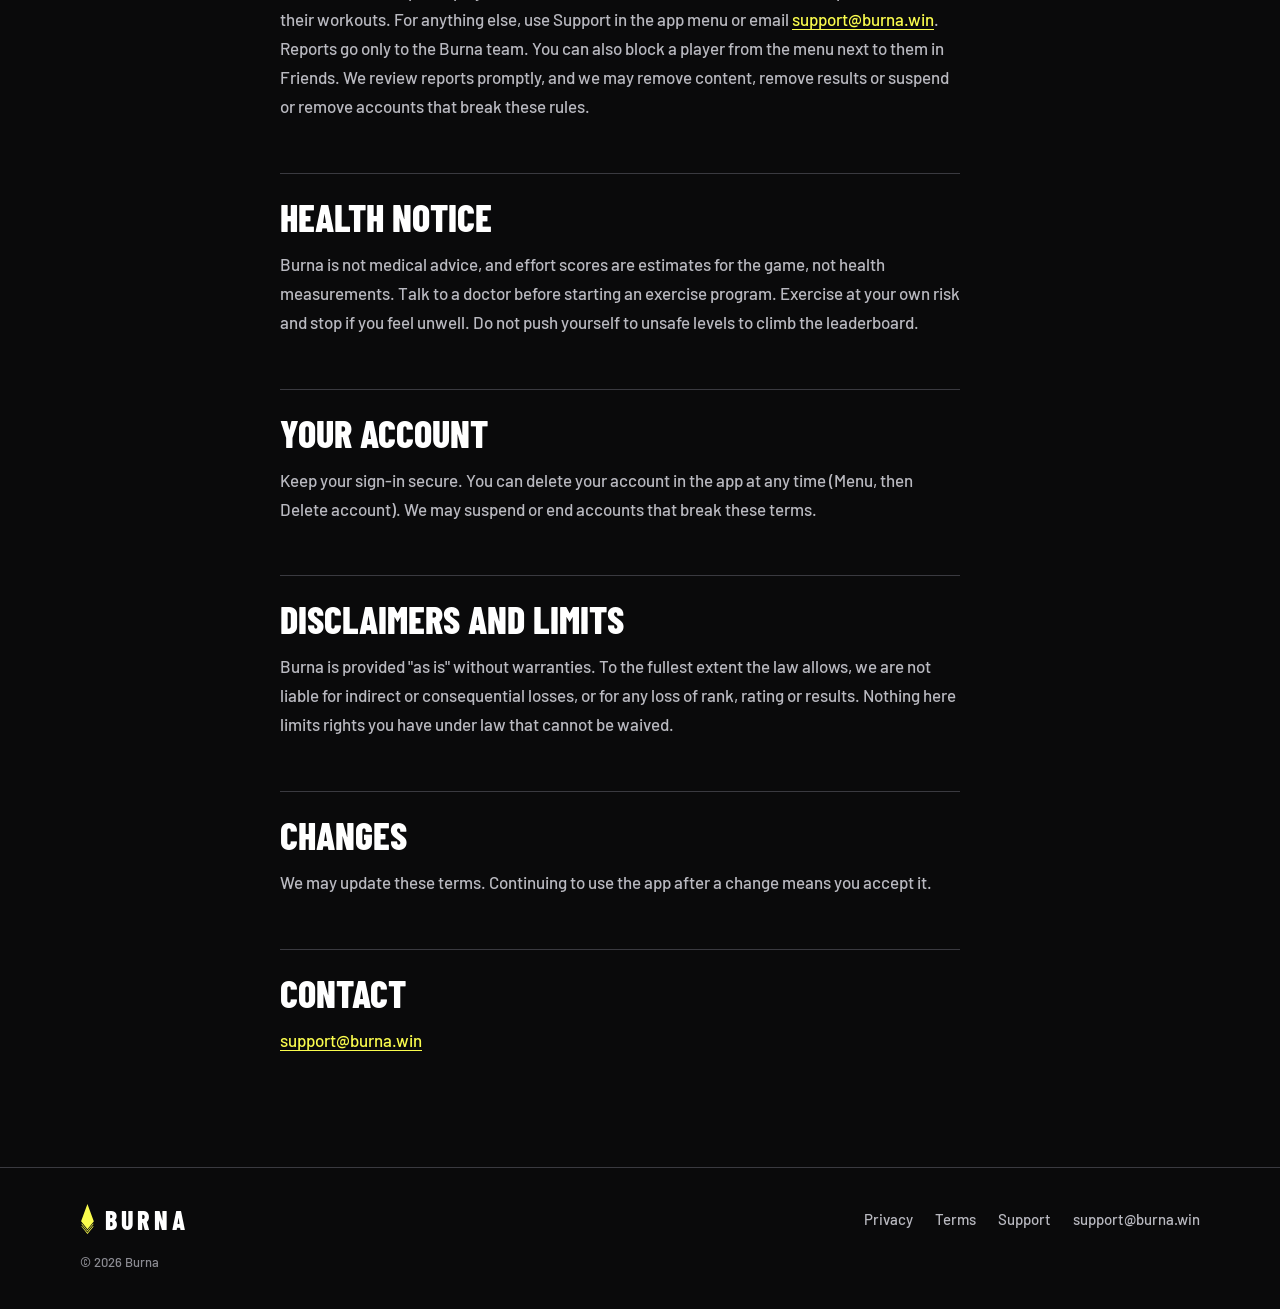
<file: terms.html>
<!doctype html>
<html lang="en">
<head>
<meta charset="utf-8">
<meta name="viewport" content="width=device-width, initial-scale=1, viewport-fit=cover">
<title>Terms of Use — Burna</title>
<meta name="description" content="The terms for using Burna, the free weekly fitness game for iPhone.">
<meta name="robots" content="index,follow">
<meta name="theme-color" content="#0A0A0B">
<link rel="canonical" href="https://burna.win/terms.html">
<meta property="og:url" content="https://burna.win/terms.html">
<meta property="og:site_name" content="Burna">
<meta property="og:title" content="Terms of Use — Burna">
<meta property="og:description" content="The terms for using Burna, the free weekly fitness game for iPhone.">
<meta property="og:type" content="website">
<meta property="og:image" content="https://burna.win/og.png?v=2">
<meta property="og:image:width" content="1200">
<meta property="og:image:height" content="630">
<meta name="twitter:card" content="summary_large_image">
<link rel="icon" href="favicon.svg?v=2" type="image/svg+xml">
<link rel="apple-touch-icon" href="apple-touch-icon.png?v=2">
<link rel="preload" href="fonts/BarlowCondensed-ExtraBold.woff2" as="font" type="font/woff2" crossorigin>
<link rel="stylesheet" href="style.css?v=20">
</head>
<body class="page">
<a class="skip" href="#main">Skip to content</a>
<header class="nav">
  <div class="wrap">
    <a class="brand" href="./" aria-label="Burna home"><img src="img/logo.svg?v=2" alt="" width="15" height="30"><span>BURNA</span></a>
    <nav class="nav-links" aria-label="Site"><a href="support.html">Support</a><a href="privacy.html">Privacy</a><a href="terms.html" aria-current="page">Terms</a></nav>
    <a class="btn btn-sm hide-sm" href="https://apps.apple.com/us/app/burna/id6826509642">Get the app</a>
  </div>
</header>

<main id="main" class="doc">
<div class="wrap">
<h1>TERMS OF USE</h1>
<p class="upd">Last updated: November 27, 2026</p>
<div class="prose">
<p>By using Burna you agree to these terms. If you do not agree, do not use the app.</p>

<h2>Who can use Burna</h2>
<p>You must be 13 or older to use Burna. If you are under the age of majority where you live, a parent or guardian must agree to these terms for you. You are responsible for following the rules where you live.</p>

<h2>A game, with no prizes</h2>
<p>Burna is a free game. There is no entry fee, nothing to buy, and no money, prizes or anything else of value to win. Your rank, your place on the leaderboard and anything else you earn in the app exist only inside Burna and cannot be exchanged for anything.</p>

<h2>How the game works</h2>
<ul>
<li>Each week runs from Sunday 3 AM to the next Sunday 3 AM, Pacific time. Everyone who joins is on one global leaderboard for the week. You can join at any time during the week.</li>
<li>Only workouts recorded in Apple Health during the week count. Each workout earns effort, and your effort adds up over the week.</li>
<li>When the week ends, your place on the leaderboard moves your rating, and your rating sets your rank. Your rank can go up or down.</li>
<li>Ranks, levels, XP and titles are only for show. They never change your score.</li>
<li>We may change how effort, ratings and ranks are worked out to keep the game fair.</li>
</ul>

<h2>Fair play</h2>
<p>Do not manipulate your health data, enter workouts you did not do, use multiple accounts, or otherwise cheat. We may remove workouts or results, or suspend or remove accounts, for cheating or abuse. Our decisions are final.</p>

<h2>Usernames, reports and blocking</h2>
<p>Your username is the only name other players see, so keep it clean: nothing hateful, sexual, abusive, threatening, impersonating or spam, and nothing that shares someone else's private information. To report a player, use the menu next to them in Friends, or the report button on their workouts. For anything else, use Support in the app menu or email <a href="mailto:support@burna.win">support@burna.win</a>. Reports go only to the Burna team. You can also block a player from the menu next to them in Friends. We review reports promptly, and we may remove content, remove results or suspend or remove accounts that break these rules.</p>

<h2>Health notice</h2>
<p>Burna is not medical advice, and effort scores are estimates for the game, not health measurements. Talk to a doctor before starting an exercise program. Exercise at your own risk and stop if you feel unwell. Do not push yourself to unsafe levels to climb the leaderboard.</p>

<h2>Your account</h2>
<p>Keep your sign-in secure. You can delete your account in the app at any time (Menu, then Delete account). We may suspend or end accounts that break these terms.</p>

<h2>Disclaimers and limits</h2>
<p>Burna is provided "as is" without warranties. To the fullest extent the law allows, we are not liable for indirect or consequential losses, or for any loss of rank, rating or results. Nothing here limits rights you have under law that cannot be waived.</p>

<h2>Changes</h2>
<p>We may update these terms. Continuing to use the app after a change means you accept it.</p>

<h2>Contact</h2>
<p><a href="mailto:support@burna.win">support@burna.win</a></p>
</div>
</div>
</main>

<footer class="foot">
  <div class="wrap">
    <a class="brand" href="./" aria-label="Burna home"><img src="img/logo.svg?v=2" alt="" width="15" height="30"><span>BURNA</span></a>
    <nav aria-label="Footer"><a href="privacy.html">Privacy</a><a href="terms.html">Terms</a><a href="support.html">Support</a><a class="mail" href="mailto:support@burna.win">support@burna.win</a></nav>
    <small>&copy; 2026 Burna</small>
  </div>
</footer>
</body>
</html>
</file>
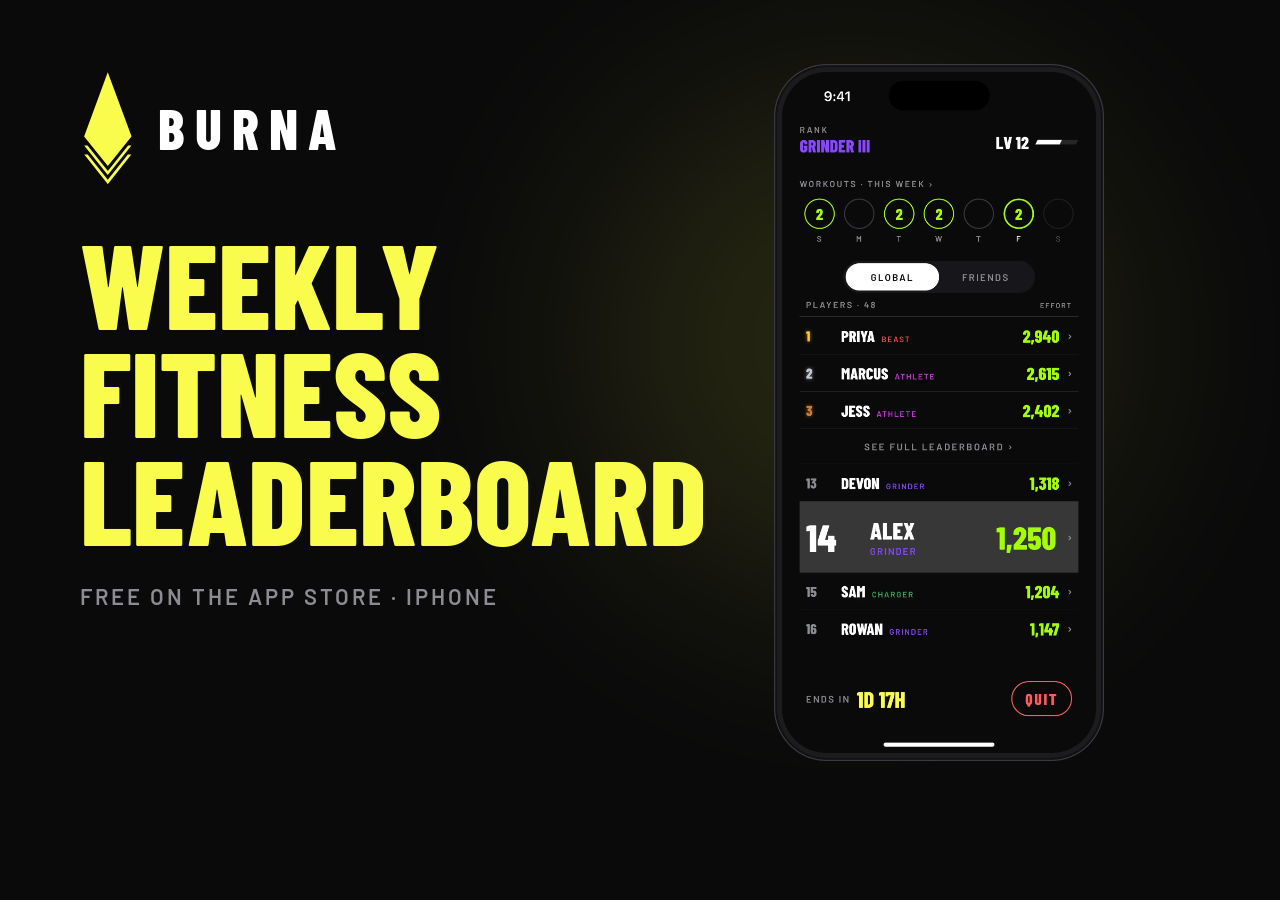
<file: img-src/og.html>
<!doctype html>
<html lang="en">
<head>
<meta charset="utf-8">
<title>Share image</title>
<!-- og.png, 1200 x 630. Rendered by render.sh after the phone screens, since it shows the board. -->
<style>
  @font-face { font-family: "Barlow Condensed"; font-weight: 800; src: url(../fonts/BarlowCondensed-ExtraBold.woff2) format("woff2"); }
  @font-face { font-family: "Barlow"; font-weight: 600; src: url(../fonts/Barlow-SemiBold.woff2) format("woff2"); }
  * { margin: 0; padding: 0; box-sizing: border-box; }
  body { width: 1200px; height: 630px; overflow: hidden; background: #0A0A0B; color: #fff; -webkit-font-smoothing: antialiased; position: relative; }
  .glow { position: absolute; right: 90px; top: 80px; width: 520px; height: 520px; border-radius: 50%; background: rgba(250,252,77,.12); filter: blur(120px); }
  .copy { position: absolute; left: 80px; top: 72px; width: 640px; }
  .brand { display: flex; align-items: center; gap: 22px; }
  .brand img { height: 112px; }
  .brand span { font: 800 56px/1 "Barlow Condensed", sans-serif; letter-spacing: 10px; }
  h1 { margin-top: 44px; font: 800 120px/.9 "Barlow Condensed", sans-serif; color: #FAFC4D; text-transform: uppercase; }
  p { margin-top: 30px; font: 600 22px/1.3 "Barlow", sans-serif; letter-spacing: 3px; color: #8C8C93; }
  .phone { position: absolute; right: 96px; top: 64px; width: 330px; }
</style>
</head>
<body>
  <div class="glow"></div>
  <div class="copy">
    <div class="brand"><img src="../img/logo.svg" alt=""><span>BURNA</span></div>
    <h1>Weekly fitness leaderboard</h1>
    <p>FREE ON THE APP STORE · IPHONE</p>
  </div>
  <img class="phone" src="../img/screen-board.webp" alt="">
</body>
</html>
</file>
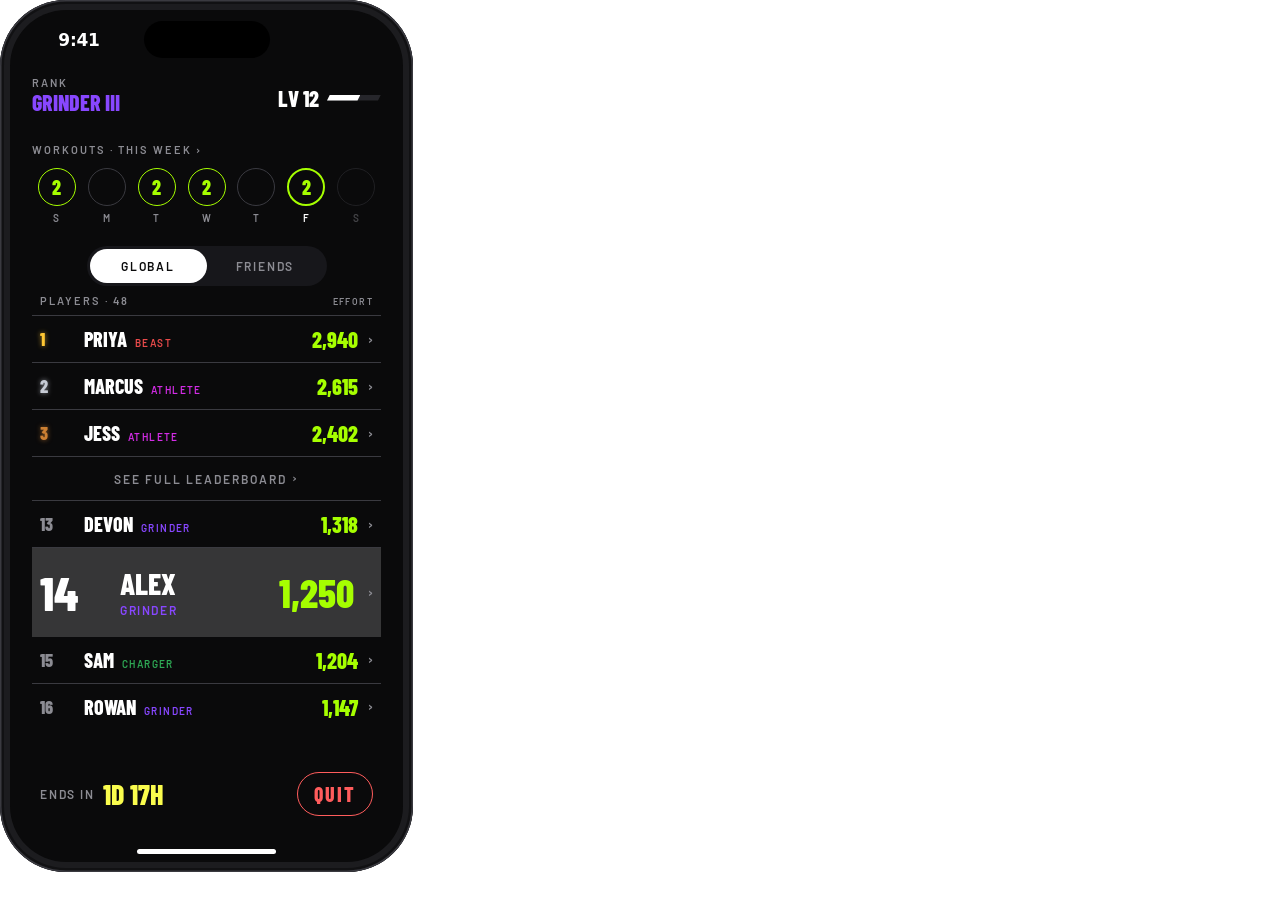
<file: img-src/screens/board.html>
<!doctype html>
<html lang="en">
<head>
<meta charset="utf-8">
<title>Board</title>
<!-- Home, once joined: SportHomeView top bar + SportWeekPager + SportFFABoard (toggle, PLAYERS header, rows, footer). -->
<link rel="stylesheet" href="phone.css">
<style>
  .lead { display: flex; align-items: flex-end; width: 100%; }
  .lead .rank small { display: block; font-size: 11px; letter-spacing: 2px; }
  .lead .rank b { display: block; font-size: 22px; color: var(--grinder); }
  .lead .lv { margin-left: auto; display: flex; align-items: center; gap: 8px; padding-bottom: 4px; }
  .lead .lv b { font-size: 22px; }
  /* SlantBar: a parallelogram track with a parallelogram fill (slant 0.5 of the height). */
  .slant { position: relative; width: 54px; height: 6px; }
  .slant i { position: absolute; inset: 0; background: var(--track); clip-path: polygon(3px 0, 100% 0, calc(100% - 3px) 100%, 0 100%); }
  .slant i + i { right: auto; width: 62%; background: #fff; }

  .content { position: absolute; top: 133px; left: 22px; right: 22px; bottom: 46px; display: flex; flex-direction: column; }
  .week h4 { font-size: 11px; letter-spacing: 2px; font-weight: 600; color: var(--muted); }
  .dots { display: flex; margin-top: 12px; }
  .dots > div { flex: 1; display: flex; flex-direction: column; align-items: center; gap: 6px; }
  .dot { width: 38px; height: 38px; border-radius: 50%; border: 1.5px solid var(--line); display: grid; place-items: center; font-size: 20px; color: var(--fitness); }
  .dot.on { border-color: var(--fitness); }
  .dot.today { border-width: 2px; }
  .dots small { font-size: 10px; letter-spacing: 1px; font-weight: 600; color: var(--muted); }
  .dots .t small { color: #fff; }
  .dots .later { opacity: .45; }

  .board { margin-top: 22px; flex: 1; display: flex; flex-direction: column; }
  .toggle { align-self: center; width: 240px; padding: 3px; border-radius: 99px; background: var(--card); display: flex; }
  .toggle span { flex: 1; min-height: 34px; display: grid; place-items: center; font-size: 12px; font-weight: 600; letter-spacing: 1.8px; color: var(--muted); border-radius: 99px; }
  .toggle span.sel { background: #fff; color: var(--ink); }
  .thead { margin-top: 8px; display: flex; justify-content: space-between; align-items: baseline; padding: 0 8px 8px; border-bottom: 1px solid var(--line); }
  .thead span { font-size: 11px; font-weight: 600; letter-spacing: 2px; color: var(--muted); }
  .thead em { font-style: normal; font-size: 9px; font-weight: 600; letter-spacing: 1.4px; color: var(--muted); }
  .row { display: flex; align-items: center; gap: 10px; padding: 10px 8px; border-bottom: .5px solid var(--line); }
  .row .n { width: 34px; font-size: 18px; color: var(--muted); }
  .row .nm { display: flex; align-items: baseline; gap: 8px; flex: 1; min-width: 0; }
  .row .nm b { font-size: 20px; white-space: nowrap; }
  .row .nm small { font-size: 10px; font-weight: 600; letter-spacing: 1.4px; }
  .row .e { font-size: 22px; color: var(--fitness); }
  .chev { font: 700 13px/1 system-ui, sans-serif; color: var(--muted); }
  .g1 { color: var(--gold) !important; text-shadow: 0 0 5px rgba(255,199,51,.65); }
  .g2 { color: var(--silver) !important; text-shadow: 0 0 5px rgba(199,204,214,.65); }
  .g3 { color: var(--bronze) !important; text-shadow: 0 0 5px rgba(204,128,51,.65); }
  .more { min-height: 44px; display: flex; align-items: center; justify-content: center; gap: 5px; font-size: 12px; font-weight: 600; letter-spacing: 2px; color: var(--muted); border-bottom: .5px solid var(--line); }
  .me { display: flex; align-items: center; gap: 14px; padding: 20px 8px; background: rgba(255,255,255,.18); }
  .me .n { width: 66px; font-size: 48px; line-height: 1; }
  .me .who { flex: 1; }
  .me .who b { display: block; font-size: 30px; line-height: 1.05; }
  .me .who small { display: block; margin-top: 3px; font-size: 12px; font-weight: 600; letter-spacing: 1.6px; color: var(--grinder); }
  .me .e { font-size: 40px; color: var(--fitness); }
  .foot { margin-top: auto; display: flex; align-items: center; padding: 0 8px; gap: 8px; }
  .foot small { font-size: 12px; font-weight: 600; letter-spacing: 1.8px; color: var(--muted); }
  .foot b { font-size: 28px; color: var(--yellow); }
  .quit { margin-left: auto; min-height: 44px; padding: 0 16px; display: grid; place-items: center; border: 1.5px solid var(--down); border-radius: 99px; color: var(--down); font-size: 20px; letter-spacing: 2px; }
</style>
</head>
<body>
<div class="device"><div class="screen">
  <div class="status"><span class="time">9:41</span></div><div class="island"></div>

  <div class="topbar">
    <div class="lead">
      <div class="rank"><small class="bs muted">RANK</small><b class="d">GRINDER III</b></div>
      <div class="lv"><b class="d">LV 12</b><div class="slant"><i></i><i></i></div></div>
    </div>
  </div>

  <div class="content">
    <div class="week">
      <h4 class="bs">WORKOUTS · THIS WEEK <span class="chev" style="font-size:10px">&#x203A;</span></h4>
      <div class="dots">
        <div><span class="dot on d">2</span><small class="bs">S</small></div>
        <div><span class="dot d"></span><small class="bs">M</small></div>
        <div><span class="dot on d">2</span><small class="bs">T</small></div>
        <div><span class="dot on d">2</span><small class="bs">W</small></div>
        <div><span class="dot d"></span><small class="bs">T</small></div>
        <div class="t"><span class="dot on today d">2</span><small class="bs">F</small></div>
        <div class="later"><span class="dot d"></span><small class="bs">S</small></div>
      </div>
    </div>

    <div class="board">
      <div class="toggle bs"><span class="sel">GLOBAL</span><span>FRIENDS</span></div>
      <div class="thead bs"><span>PLAYERS · 48</span><em>EFFORT</em></div>
      <div class="row"><span class="n d g1">1</span><span class="nm"><b class="d">PRIYA</b><small class="bs" style="color:var(--beast)">BEAST</small></span><span class="e d">2,940</span><span class="chev">&#x203A;</span></div>
      <div class="row"><span class="n d g2">2</span><span class="nm"><b class="d">MARCUS</b><small class="bs" style="color:var(--athlete)">ATHLETE</small></span><span class="e d">2,615</span><span class="chev">&#x203A;</span></div>
      <div class="row"><span class="n d g3">3</span><span class="nm"><b class="d">JESS</b><small class="bs" style="color:var(--athlete)">ATHLETE</small></span><span class="e d">2,402</span><span class="chev">&#x203A;</span></div>
      <div class="more bs">SEE FULL LEADERBOARD <span class="chev" style="font-size:11px">&#x203A;</span></div>
      <div class="row"><span class="n d">13</span><span class="nm"><b class="d">DEVON</b><small class="bs" style="color:var(--grinder)">GRINDER</small></span><span class="e d">1,318</span><span class="chev">&#x203A;</span></div>
      <div class="me"><span class="n d">14</span><span class="who"><b class="d">ALEX</b><small class="bs">GRINDER</small></span><span class="e d">1,250</span><span class="chev">&#x203A;</span></div>
      <div class="row"><span class="n d">15</span><span class="nm"><b class="d">SAM</b><small class="bs" style="color:var(--charger)">CHARGER</small></span><span class="e d">1,204</span><span class="chev">&#x203A;</span></div>
      <div class="row" style="border-bottom:0"><span class="n d">16</span><span class="nm"><b class="d">ROWAN</b><small class="bs" style="color:var(--grinder)">GRINDER</small></span><span class="e d">1,147</span><span class="chev">&#x203A;</span></div>
      <div class="foot"><small class="bs">ENDS IN</small><b class="d">1D 17H</b><span class="quit d">QUIT</span></div>
    </div>
  </div>
  <div class="home-bar"></div>
</div></div>
<script>if (location.search.indexOf('bare') >= 0) document.body.classList.add('bare');</script>
</body>
</html>
</file>
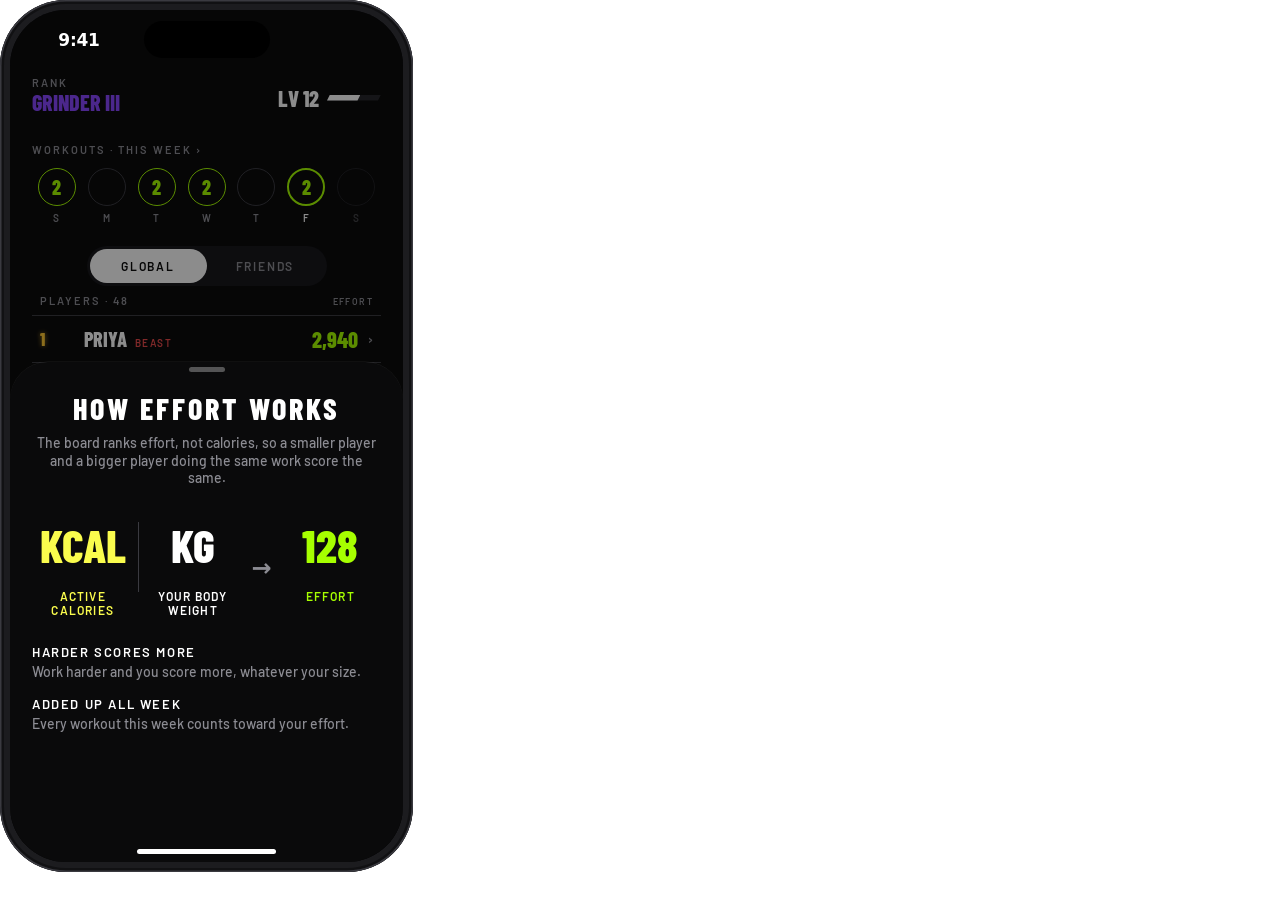
<file: img-src/screens/effort.html>
<!doctype html>
<html lang="en">
<head>
<meta charset="utf-8">
<title>How effort works</title>
<!-- SportEffortInfoSheet, at its 500 pt detent over Home. Two things go in and effort comes out: no formula.
     The app draws SF Symbols above the three labels; here they are plain words, since the symbols can't be used on the web. -->
<link rel="stylesheet" href="phone.css">
<style>
  .behind { position: absolute; inset: 0; width: 393px; height: 852px; border: 0; }
  .dim { position: absolute; inset: 0; background: rgba(0,0,0,.45); }
  .sheet { position: absolute; left: 0; right: 0; bottom: 0; height: 500px; background: var(--ink); border-radius: 38px 38px 0 0;
           box-shadow: 0 -.5px 0 rgba(255,255,255,.08); padding: 28px 22px 0; text-align: center; }
  .grab { position: absolute; top: 5px; left: 50%; width: 36px; height: 5px; margin-left: -18px; border-radius: 3px; background: rgba(255,255,255,.3); }
  h1 { font-size: 30px; letter-spacing: 3px; font-weight: 800; }
  .lede { margin-top: 8px; font-size: 14px; color: var(--muted); line-height: 1.25; }
  .tiles { margin-top: 26px; display: flex; align-items: flex-end; gap: 4px; }
  .tile { flex: 1; display: flex; flex-direction: column; align-items: center; gap: 12px; }
  .tile b { height: 64px; display: flex; align-items: center; font-size: 46px; line-height: 1; }
  .tile small { font-size: 12px; font-weight: 600; letter-spacing: 1.2px; line-height: 1.2; min-height: 29px; }
  .sep { width: .5px; height: 70px; background: var(--line); margin-bottom: 26px; }
  .op { width: 28px; margin-bottom: 38px; font: 700 24px/1 system-ui, sans-serif; color: var(--muted); }
  .rules { margin-top: 26px; text-align: left; display: grid; gap: 16px; }
  .rules b { display: block; font-size: 13px; font-weight: 600; letter-spacing: 1.6px; }
  .rules p { margin-top: 3px; font-size: 14px; color: var(--muted); }
</style>
</head>
<body>
<div class="device"><div class="screen">
  <iframe class="behind" src="board.html?bare" title=""></iframe>
  <div class="dim"></div>
  <div class="status"><span class="time">9:41</span></div><div class="island"></div>
  <div class="sheet">
    <span class="grab"></span>
    <h1 class="d">HOW EFFORT WORKS</h1>
    <p class="lede b">The board ranks effort, not calories, so a smaller player and a bigger player doing the same work score the same.</p>
    <div class="tiles">
      <div class="tile"><b class="d yel">KCAL</b><small class="bs yel">ACTIVE<br>CALORIES</small></div>
      <span class="sep"></span>
      <div class="tile"><b class="d">KG</b><small class="bs">YOUR BODY<br>WEIGHT</small></div>
      <span class="op">&rarr;</span>
      <div class="tile"><b class="d fit">128</b><small class="bs fit">EFFORT</small></div>
    </div>
    <div class="rules">
      <div><b class="bs">HARDER SCORES MORE</b><p class="b">Work harder and you score more, whatever your size.</p></div>
      <div><b class="bs">ADDED UP ALL WEEK</b><p class="b">Every workout this week counts toward your effort.</p></div>
    </div>
  </div>
  <div class="home-bar"></div>
</div></div>
</body>
</html>
</file>
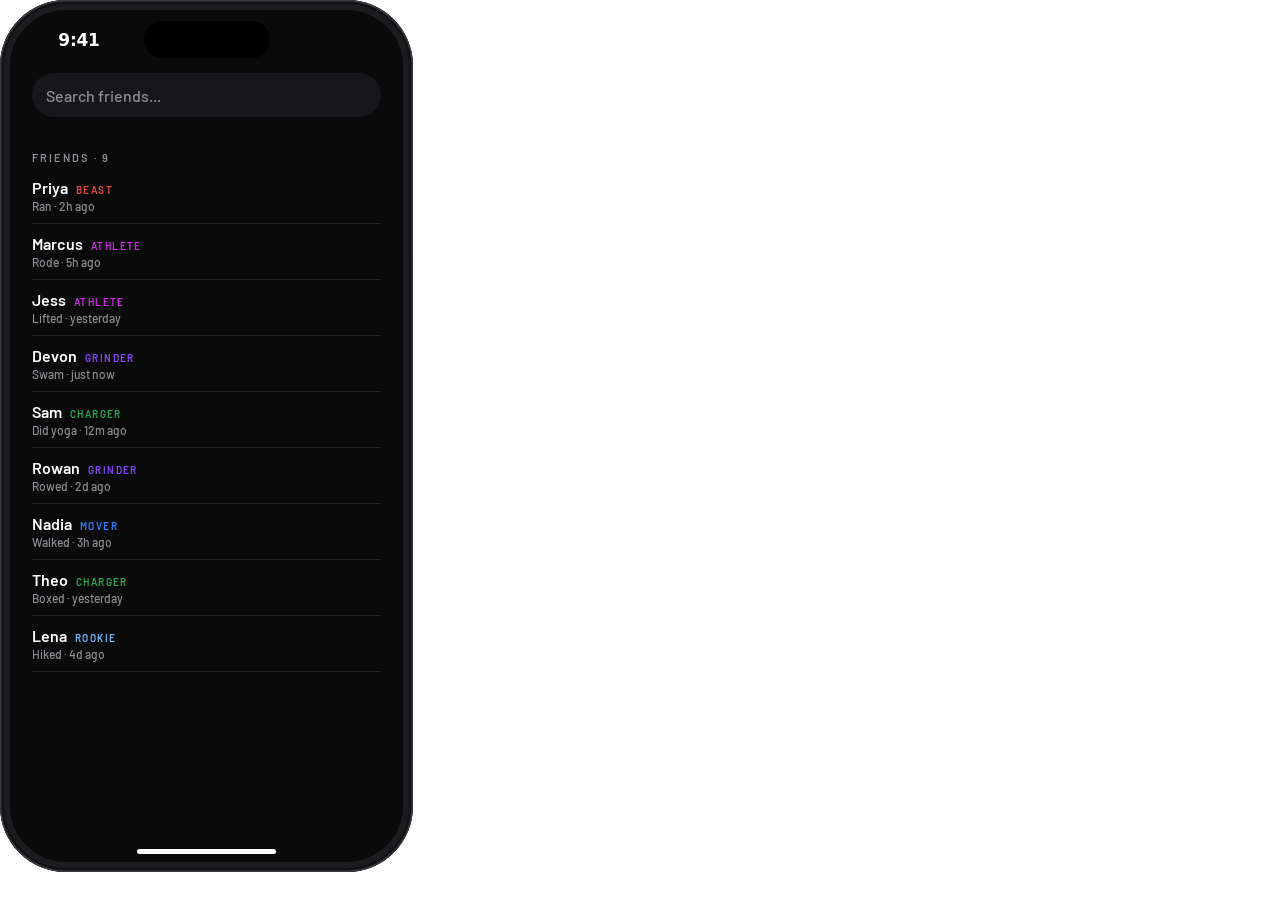
<file: img-src/screens/friends.html>
<!doctype html>
<html lang="en">
<head>
<meta charset="utf-8">
<title>Friends</title>
<!-- SportFriendsView: the search field in the top bar, then FRIENDS with each friend's rank and latest workout (SportStatus). -->
<link rel="stylesheet" href="phone.css">
<style>
  .search { flex: 1; height: 44px; padding: 0 14px; border-radius: 99px; background: var(--card); display: flex; align-items: center; font-size: 16px; color: var(--muted); }
  .list { position: absolute; top: 119px; left: 22px; right: 22px; }
  .h { font-size: 11px; font-weight: 600; letter-spacing: 2px; color: var(--muted); padding: 22px 0 4px; }
  .p { padding: 10px 0; border-bottom: .5px solid rgba(58,58,64,.5); }
  .p div { display: flex; align-items: baseline; gap: 8px; }
  .p b { font-size: 16px; font-weight: 600; }
  .p small { font-size: 10px; font-weight: 600; letter-spacing: 1.4px; }
  .p p { margin-top: 2px; font-size: 12px; color: var(--muted); }
</style>
</head>
<body>
<div class="device"><div class="screen">
  <div class="status"><span class="time">9:41</span></div><div class="island"></div>
  <div class="topbar"><div class="search b">Search friends...</div></div>

  <div class="list">
    <p class="h bs">FRIENDS · 9</p>
    <div class="p"><div><b class="bs">Priya</b><small class="bs" style="color:var(--beast)">BEAST</small></div><p class="b">Ran · 2h ago</p></div>
    <div class="p"><div><b class="bs">Marcus</b><small class="bs" style="color:var(--athlete)">ATHLETE</small></div><p class="b">Rode · 5h ago</p></div>
    <div class="p"><div><b class="bs">Jess</b><small class="bs" style="color:var(--athlete)">ATHLETE</small></div><p class="b">Lifted · yesterday</p></div>
    <div class="p"><div><b class="bs">Devon</b><small class="bs" style="color:var(--grinder)">GRINDER</small></div><p class="b">Swam · just now</p></div>
    <div class="p"><div><b class="bs">Sam</b><small class="bs" style="color:var(--charger)">CHARGER</small></div><p class="b">Did yoga · 12m ago</p></div>
    <div class="p"><div><b class="bs">Rowan</b><small class="bs" style="color:var(--grinder)">GRINDER</small></div><p class="b">Rowed · 2d ago</p></div>
    <div class="p"><div><b class="bs">Nadia</b><small class="bs" style="color:var(--mover)">MOVER</small></div><p class="b">Walked · 3h ago</p></div>
    <div class="p"><div><b class="bs">Theo</b><small class="bs" style="color:var(--charger)">CHARGER</small></div><p class="b">Boxed · yesterday</p></div>
    <div class="p"><div><b class="bs">Lena</b><small class="bs" style="color:var(--rookie)">ROOKIE</small></div><p class="b">Hiked · 4d ago</p></div>
  </div>
  <div class="home-bar"></div>
</div></div>
</body>
</html>
</file>
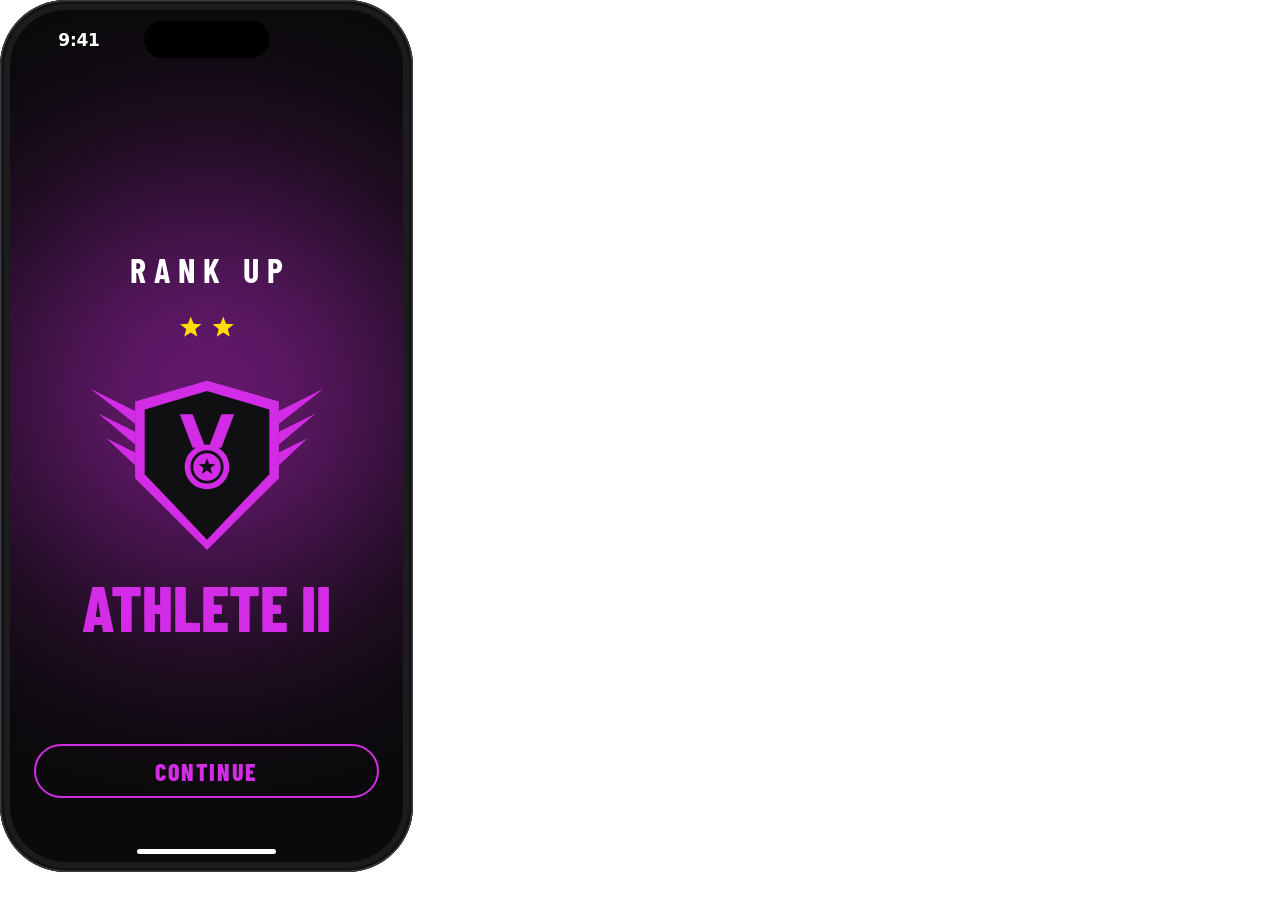
<file: img-src/screens/rankup.html>
<!doctype html>
<html lang="en">
<head>
<meta charset="utf-8">
<title>Rank up</title>
<!-- SportMedalUpView, at its last frame: RANK UP, the badge with its stars, the new rank's name, CONTINUE. -->
<link rel="stylesheet" href="phone.css">
<style>
  .glow { position: absolute; left: 50%; top: 50%; width: 420px; height: 420px; margin: -250px 0 0 -210px; border-radius: 50%;
          background: rgba(211,44,230,.5); filter: blur(110px); }
  .stack { position: absolute; inset: 54px 0 34px; display: flex; flex-direction: column; align-items: center; justify-content: center; gap: 14px; }
  .head { font-size: 34px; letter-spacing: 8px; padding-left: 8px; }
  .badge { width: 240px; height: 254px; display: block; }
  .name { font-size: 64px; line-height: 1.1; color: var(--athlete); }
  .go { position: absolute; left: 24px; right: 24px; bottom: 64px; min-height: 54px; display: grid; place-items: center;
        border: 2px solid var(--athlete); border-radius: 99px; color: var(--athlete); font-size: 24px; letter-spacing: 1.6px; }
</style>
</head>
<body>
<div class="device"><div class="screen">
  <div class="status"><span class="time">9:41</span></div><div class="island"></div>
  <div class="glow"></div>
  <div class="stack">
    <p class="head d7">RANK UP</p>
    <img class="badge" src="rank-athlete-2.svg" alt="">
    <p class="name d">ATHLETE II</p>
  </div>
  <div class="go d">CONTINUE</div>
  <div class="home-bar"></div>
</div></div>
</body>
</html>
</file>
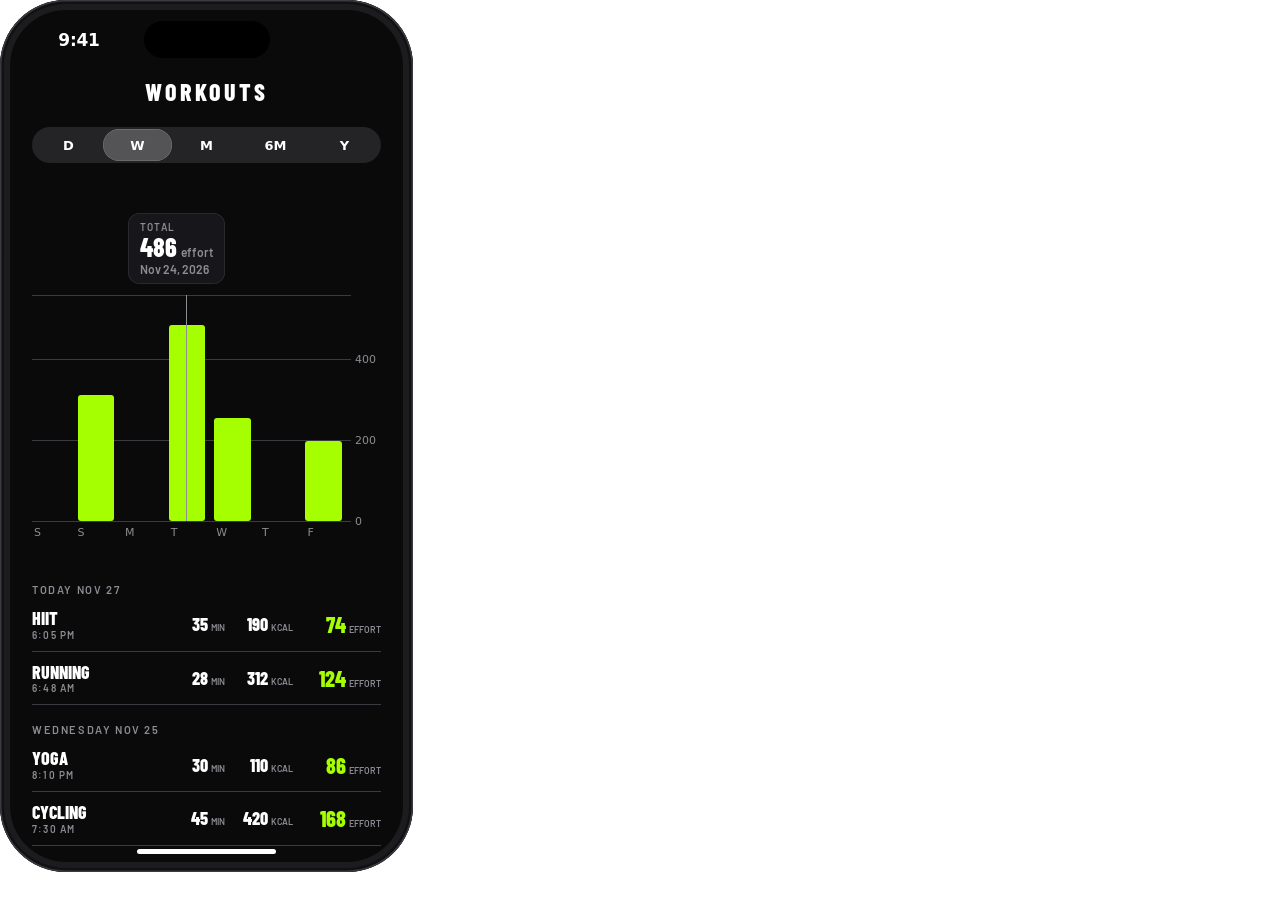
<file: img-src/screens/workouts.html>
<!doctype html>
<html lang="en">
<head>
<meta charset="utf-8">
<title>Workouts</title>
<!-- SportWorkoutsPane: WORKOUTS title, D W M 6M Y picker, the week chart with the flag on a bar, then SportCountingWorkouts. -->
<link rel="stylesheet" href="phone.css">
<style>
  .pad { position: absolute; left: 22px; right: 22px; }
  /* The segmented control, in glass. */
  .seg { top: 117px; height: 36px; padding: 2px; border-radius: 99px; background: rgba(118,118,128,.24); display: flex; }
  .seg span { flex: 1; display: grid; place-items: center; border-radius: 99px; font: 600 13px/1 -apple-system, system-ui, sans-serif; color: #fff; }
  .seg span.sel { background: rgba(255,255,255,.22); box-shadow: inset 0 0 0 .5px rgba(255,255,255,.25); }
  /* The heading is hidden while the flag shows; the flag card stands over it. */
  .chart { top: 285px; height: 250px; }
  .plot { position: absolute; left: 0; right: 30px; top: 0; height: 226px; }
  .grid { position: absolute; left: 0; right: 0; height: 0; border-top: .5px solid var(--line); }
  .ylab { position: absolute; right: -30px; width: 26px; text-align: left; transform: translateY(-50%); font: 500 11px/1 -apple-system, system-ui, sans-serif; color: var(--muted); }
  .bar { position: absolute; bottom: 0; background: var(--fitness); border-radius: 3px; }
  .xl { position: absolute; top: 232px; font: 500 11px/1 -apple-system, system-ui, sans-serif; color: var(--muted); }
  .flagline { position: absolute; width: 1px; top: 0; height: 226px; background: var(--muted); }
  .flag { position: absolute; top: -82px; padding: 8px 12px; border-radius: 12px; background: var(--card); box-shadow: inset 0 0 0 .5px var(--line); white-space: nowrap; }
  .flag small { display: block; font-size: 10px; font-weight: 600; letter-spacing: 1.2px; color: var(--muted); }
  .flag b { font-size: 26px; line-height: 1.1; }
  .flag em { font-style: normal; font-size: 12px; font-weight: 600; color: var(--muted); margin-left: 4px; }
  .flag p { font-size: 12px; color: var(--muted); }
  .list { top: 555px; }
  .day { font-size: 11px; font-weight: 600; letter-spacing: 1.6px; color: var(--muted); padding: 18px 0 2px; }
  .w { display: flex; align-items: center; gap: 10px; padding: 10px 0; border-bottom: .5px solid var(--line); }
  .w .t { flex: 1; min-width: 0; }
  .w .t b { display: block; font-size: 18px; line-height: 1.15; white-space: nowrap; }
  .w .t small { display: block; font-size: 10px; font-weight: 600; letter-spacing: 1.2px; color: var(--muted); }
  .fig { display: flex; align-items: baseline; justify-content: flex-end; gap: 3px; }
  .fig b { font-size: 18px; }
  .fig small { font-size: 9px; font-weight: 600; color: var(--muted); }
  .fig.s b { font-size: 22px; color: var(--fitness); }
</style>
</head>
<body>
<div class="device"><div class="screen">
  <div class="status"><span class="time">9:41</span></div><div class="island"></div>
  <div class="navtitle d">WORKOUTS</div>

  <div class="pad seg"><span>D</span><span class="sel">W</span><span>M</span><span>6M</span><span>Y</span></div>

  <div class="pad chart">
    <div class="plot">
      <!-- y from 0 to 559 (the top bar x 1.15); grid at 0, 200, 400 -->
      <div class="grid" style="top:0"></div>
      <div class="grid" style="top:64.3px"></div><span class="ylab" style="top:64.3px">400</span>
      <div class="grid" style="top:145.1px"></div><span class="ylab" style="top:145.1px">200</span>
      <div class="grid" style="top:226px"></div><span class="ylab" style="top:226px">0</span>
      <!-- 7 day slots of 45.6px; each bar is 80% of its slot. Sat 0, Sun 312, Mon 0, Tue 486, Wed 254, Thu 0, Fri 198. -->
      <div class="bar" style="left:45.6px;width:36.5px;height:126.1px"></div>
      <div class="bar" style="left:136.7px;width:36.5px;height:196.5px"></div>
      <div class="bar" style="left:182.3px;width:36.5px;height:102.7px"></div>
      <div class="bar" style="left:273.4px;width:36.5px;height:80px"></div>
      <div class="flagline" style="left:154.4px"></div>
      <div class="flag bs" style="left:96px"><small>TOTAL</small><b class="d">486</b><em>effort</em><p>Nov 24, 2026</p></div>
    </div>
    <span class="xl" style="left:2px">S</span><span class="xl" style="left:45.6px">S</span><span class="xl" style="left:93.1px">M</span><span class="xl" style="left:138.7px">T</span><span class="xl" style="left:184.3px">W</span><span class="xl" style="left:229.9px">T</span><span class="xl" style="left:275.4px">F</span>
  </div>

  <div class="pad list">
    <div class="day bs">TODAY NOV 27</div>
    <div class="w"><div class="t"><b class="d">HIIT</b><small class="bs">6:05 PM</small></div>
      <div class="fig" style="width:42px"><b class="d">35</b><small class="bs">MIN</small></div><div class="fig" style="width:58px"><b class="d">190</b><small class="bs">KCAL</small></div><div class="fig s" style="width:78px"><b class="d">74</b><small class="bs">EFFORT</small></div></div>
    <div class="w"><div class="t"><b class="d">RUNNING</b><small class="bs">6:48 AM</small></div>
      <div class="fig" style="width:42px"><b class="d">28</b><small class="bs">MIN</small></div><div class="fig" style="width:58px"><b class="d">312</b><small class="bs">KCAL</small></div><div class="fig s" style="width:78px"><b class="d">124</b><small class="bs">EFFORT</small></div></div>
    <div class="day bs">WEDNESDAY NOV 25</div>
    <div class="w"><div class="t"><b class="d">YOGA</b><small class="bs">8:10 PM</small></div>
      <div class="fig" style="width:42px"><b class="d">30</b><small class="bs">MIN</small></div><div class="fig" style="width:58px"><b class="d">110</b><small class="bs">KCAL</small></div><div class="fig s" style="width:78px"><b class="d">86</b><small class="bs">EFFORT</small></div></div>
    <div class="w"><div class="t"><b class="d">CYCLING</b><small class="bs">7:30 AM</small></div>
      <div class="fig" style="width:42px"><b class="d">45</b><small class="bs">MIN</small></div><div class="fig" style="width:58px"><b class="d">420</b><small class="bs">KCAL</small></div><div class="fig s" style="width:78px"><b class="d">168</b><small class="bs">EFFORT</small></div></div>
  </div>
  <div class="home-bar"></div>
</div></div>
</body>
</html>
</file>
<file: style.css>
/* Burna website. The app's design system (burna-ios/Burna/Sport/SportTheme.swift): ink black, card, hairlines,
   yellow for accents and buttons, fitness green for effort, Barlow Condensed for display and Barlow for body. */

@font-face { font-family: "Barlow Condensed"; font-weight: 800; font-display: swap; src: url(fonts/BarlowCondensed-ExtraBold.woff2) format("woff2"); }
@font-face { font-family: "Barlow Condensed"; font-weight: 700; font-display: swap; src: url(fonts/BarlowCondensed-Bold.woff2) format("woff2"); }
@font-face { font-family: "Barlow"; font-weight: 500; font-display: swap; src: url(fonts/Barlow-Medium.woff2) format("woff2"); }
@font-face { font-family: "Barlow"; font-weight: 600; font-display: swap; src: url(fonts/Barlow-SemiBold.woff2) format("woff2"); }

:root {
  color-scheme: dark;
  --ink: #0A0A0B;
  --card: #17171B;
  --track: #26262B;
  --line: #3A3A40;
  --muted: #8C8C93;
  --text-2: #B9B9C0;
  --yellow: #FAFC4D;
  --fitness: #A6FF00;
  --up: #4DD973;
  --down: #FF5C5C;
  --rookie: #6EBEFF; --mover: #2F80FF; --charger: #2EA854; --grinder: #8847FF;
  --athlete: #D32CE6; --beast: #EB4B4B; --burna: #FFDD00;
  --display: "Barlow Condensed", "Arial Narrow", sans-serif;
  --body: "Barlow", system-ui, -apple-system, sans-serif;
  --gutter: 20px;
  --max: 1160px;
  --nav-h: 64px;
}

*, *::before, *::after { box-sizing: border-box; }
html { -webkit-text-size-adjust: 100%; scroll-behavior: smooth; scroll-padding-top: calc(var(--nav-h) + 16px); }
body {
  margin: 0; min-height: 100vh; display: flex; flex-direction: column;
  background: var(--ink); color: #fff;
  font: 500 17px/1.6 var(--body);
  -webkit-font-smoothing: antialiased; -moz-osx-font-smoothing: grayscale;
  overflow-x: hidden;
}
main { flex: 1; }
img { max-width: 100%; height: auto; display: block; }
a { color: var(--yellow); text-underline-offset: 3px; text-decoration-thickness: 1px; }
a:hover { text-decoration-thickness: 2px; }
:focus-visible { outline: 2px solid var(--yellow); outline-offset: 3px; border-radius: 6px; }
h1, h2, h3, p, ul, ol { margin: 0; }
::selection { background: var(--yellow); color: var(--ink); }

.wrap { width: 100%; max-width: var(--max); margin: 0 auto; padding: 0 var(--gutter); }
.skip { position: absolute; left: -9999px; top: 8px; z-index: 100; background: var(--yellow); color: var(--ink); padding: 10px 16px; border-radius: 12px; font: 800 18px/1 var(--display); letter-spacing: 1px; text-decoration: none; }
.skip:focus { left: 16px; }

/* Type */
.display, h1, h2, h3 { font-family: var(--display); font-weight: 800; text-transform: uppercase; letter-spacing: 0; }
.eyebrow { font: 600 12px/1.4 var(--body); letter-spacing: .18em; text-transform: uppercase; color: var(--muted); }
.y { color: var(--yellow); }
.fit { color: var(--fitness); }
.muted { color: var(--muted); }
.lede { color: var(--text-2); font-size: clamp(18px, 2.2vw, 20px); line-height: 1.55; max-width: 34em; }

/* Buttons: the app's rounded rectangle (radius 16), display type with tracked letters, filled yellow or outlined. */
.btn {
  display: inline-flex; align-items: center; justify-content: center; gap: 10px;
  min-height: 54px; padding: 0 26px; border-radius: 16px;
  font: 800 21px/1 var(--display); letter-spacing: 2px; text-transform: uppercase; text-decoration: none;
  background: var(--yellow); color: var(--ink); border: 1.5px solid var(--yellow);
  transition: transform .15s ease, background-color .15s ease, color .15s ease;
}
.btn:hover { text-decoration: none; background: #fff; border-color: #fff; }
.btn:active { transform: scale(.97); }
.btn-outline { background: transparent; color: var(--yellow); }
.btn-outline:hover { background: var(--yellow); color: var(--ink); border-color: var(--yellow); }
.btn-sm { min-height: 42px; padding: 0 16px; border-radius: 12px; font-size: 17px; letter-spacing: 1.6px; }
.store { display: inline-block; border-radius: 12px; transition: transform .15s ease; }
.store:active { transform: scale(.97); }
.store img { height: 54px; width: auto; }

/* Header */
.nav {
  position: sticky; top: 0; z-index: 50;
  background: rgba(10, 10, 11, .82);
  -webkit-backdrop-filter: saturate(140%) blur(16px); backdrop-filter: saturate(140%) blur(16px);
  border-bottom: .5px solid var(--line);
}
.nav .wrap { height: var(--nav-h); display: flex; align-items: center; gap: 24px; }
.brand { display: inline-flex; align-items: center; gap: 10px; color: #fff; text-decoration: none; flex: none; }
.brand img { width: 15px; height: 30px; }
.brand span { font: 800 26px/1 var(--display); letter-spacing: 4px; padding-top: 2px; }
.brand:hover { text-decoration: none; }
.nav-links { display: flex; gap: 4px; margin-left: auto; }
.nav-links a {
  font: 600 13px/1 var(--body); letter-spacing: .14em; text-transform: uppercase; color: var(--muted);
  text-decoration: none; padding: 10px 10px; border-radius: 10px;
}
.nav-links a:hover, .nav-links a[aria-current="page"] { color: #fff; }
.nav .btn-sm { flex: none; }
.nav-links + .btn-sm { margin-left: 4px; }
.home .nav-links { display: none; }
.home .nav .btn-sm { margin-left: auto; }
@media (min-width: 900px) {
  .home .nav-links { display: flex; }
  .home .nav .btn-sm { margin-left: 4px; }
}

/* Sections */
.section { padding: clamp(72px, 11vw, 136px) 0; border-top: .5px solid var(--line); position: relative; overflow-x: hidden; overflow-x: clip; }
.section h2 { font-size: clamp(50px, 9.5vw, 96px); line-height: .88; margin-top: 14px; }
.section .lede { margin-top: 22px; }
.split { display: grid; gap: 56px; align-items: center; }
@media (min-width: 960px) {
  .split { grid-template-columns: minmax(0, 1fr) 400px; gap: 80px; }
  .split.flip { grid-template-columns: 400px minmax(0, 1fr); }
  .split.flip > .shot { order: -1; }
}

/* A phone screen, with a soft light behind it in the section's colour. */
.shot { position: relative; justify-self: center; width: min(330px, 84vw); }
.shot::before {
  content: ""; position: absolute; inset: 8% -18% 8%; z-index: -1; border-radius: 50%;
  background: radial-gradient(closest-side, var(--glow, rgba(250, 252, 77, .16)), transparent);
}
.shot img { width: 100%; filter: drop-shadow(0 30px 60px rgba(0, 0, 0, .6)); }
.shot figcaption { margin-top: 18px; text-align: center; font: 600 11px/1.4 var(--body); letter-spacing: .16em; text-transform: uppercase; color: var(--muted); }

/* Hero */
.hero { padding: clamp(36px, 7vw, 96px) 0 clamp(72px, 10vw, 120px); position: relative; overflow: hidden; isolation: isolate; }
.hero::before {
  content: ""; position: absolute; z-index: -1; right: -10%; top: -10%; width: 80vw; max-width: 900px; aspect-ratio: 1;
  background: radial-gradient(closest-side, rgba(250, 252, 77, .10), transparent 70%);
}
.hero .split { gap: 64px; }
.hero-logo { width: auto; height: clamp(88px, 14vw, 128px); }
.hero .eyebrow { margin-top: 28px; }
.hero h1 { font-size: clamp(60px, 15vw, 116px); line-height: .86; margin-top: 12px; }
.hero h1 span { display: block; white-space: nowrap; }
.hero .lede { margin-top: 24px; }
.actions { display: flex; flex-wrap: wrap; align-items: center; gap: 14px; margin-top: 32px; }
.live {
  display: inline-flex; align-items: center; gap: 10px; margin-top: 28px;
  font: 600 12px/1.3 var(--body); letter-spacing: .16em; text-transform: uppercase; color: var(--muted);
}
.live::before { content: ""; width: 8px; height: 8px; border-radius: 50%; background: var(--fitness); box-shadow: 0 0 10px var(--fitness); flex: none; }
.live b { font: 800 22px/1 var(--display); letter-spacing: .02em; color: var(--yellow); }
.hero .shot { --glow: rgba(250, 252, 77, .14); }

/* The week, in three numbers */
.week-band { border-top: .5px solid var(--line); }
.week-band ul { list-style: none; padding: 0; display: grid; grid-template-columns: 1fr; }
.week-band li { padding: 28px 0; border-bottom: .5px solid var(--line); display: flex; align-items: baseline; gap: 18px; }
.week-band li:last-child { border-bottom: 0; }
.week-band b { font: 800 clamp(48px, 7vw, 72px)/.9 var(--display); text-transform: uppercase; min-width: 3.6em; }
.week-band span { color: var(--text-2); font-size: 16px; line-height: 1.45; }
@media (min-width: 820px) {
  .week-band ul { grid-template-columns: repeat(3, 1fr); }
  .week-band li { border-bottom: 0; border-left: .5px solid var(--line); padding: 40px 28px; flex-direction: column; gap: 10px; }
  .week-band li:first-child { border-left: 0; padding-left: 0; }
  .week-band b { min-width: 0; }
}

/* Steps: flat rows with hairline dividers, like the board */
.steps { list-style: none; padding: 0; margin-top: 40px; border-top: .5px solid var(--line); }
.steps li { display: grid; grid-template-columns: 56px 1fr; gap: 6px 16px; padding: 24px 0; border-bottom: .5px solid var(--line); }
.steps .n { font: 800 34px/1 var(--display); color: var(--yellow); grid-row: span 2; padding-top: 2px; }
.steps h3 { font-size: 30px; line-height: 1; }
.steps p { color: var(--text-2); max-width: 34em; }
#how .shot { --glow: rgba(166, 255, 0, .14); }

/* Effort: two things in, effort out. No formula. */
.flow { margin-top: 40px; display: grid; gap: 10px; align-items: stretch; }
.flow .in, .flow .out { background: var(--card); border-radius: 20px; padding: 22px 22px 24px; }
.flow .in b, .flow .out b { display: block; font: 800 34px/1 var(--display); text-transform: uppercase; }
.flow .in:first-child b { color: var(--yellow); }
.flow .out { box-shadow: inset 0 0 0 1.5px var(--fitness); }
.flow .out b { color: var(--fitness); }
.flow p { margin-top: 8px; color: var(--text-2); font-size: 15px; line-height: 1.45; }
.flow .op { display: grid; place-items: center; font: 700 26px/1 var(--body); color: var(--muted); min-height: 28px; }
.flow .op .h { display: none; }
@media (min-width: 720px) {
  .flow { grid-template-columns: 1fr 1fr auto 1fr; gap: 14px; }
  .flow .op .v { display: none; }
  .flow .op .h { display: inline; }
}
.rules { list-style: none; padding: 0; margin-top: 36px; display: grid; gap: 0; border-top: .5px solid var(--line); }
.rules li { padding: 18px 0; border-bottom: .5px solid var(--line); }
.rules b { display: block; font: 600 13px/1.4 var(--body); letter-spacing: .16em; text-transform: uppercase; }
.rules p { margin-top: 4px; color: var(--text-2); }
#effort .shot { --glow: rgba(250, 252, 77, .12); }

/* The rank ladder, top rank first */
.ladder { list-style: none; padding: 0; margin-top: 40px; border-top: .5px solid var(--line); }
.ladder li { display: flex; align-items: center; gap: 18px; padding: 12px 8px; border-bottom: .5px solid var(--line); }
.ladder img { width: 56px; height: 54px; flex: none; object-fit: contain; }
.ladder b { font: 800 clamp(32px, 5vw, 40px)/1 var(--display); color: var(--c); }
.ladder .steps-of { margin-left: auto; font: 600 12px/1 var(--body); letter-spacing: .14em; color: var(--muted); white-space: nowrap; }
.ladder .athlete b { text-shadow: 0 0 5px rgba(211, 44, 230, .5); }
.ladder .beast b { text-shadow: 0 0 4px rgba(235, 75, 75, .6), 0 0 12px rgba(235, 75, 75, .35); }
.ladder .burna b { text-shadow: 0 0 4px rgba(255, 221, 0, .75), 0 0 12px rgba(255, 221, 0, .5), 0 0 26px rgba(255, 221, 0, .3); }
.ladder .burna img { filter: drop-shadow(0 0 4px rgba(255, 221, 0, .6)); }
.ladder .you { background: rgba(255, 255, 255, .12); }
.note { margin-top: 18px; color: var(--muted); font-size: 15px; }
#ranks .shot { --glow: rgba(211, 44, 230, .22); }

/* Friends */
.points { list-style: none; padding: 0; margin-top: 36px; border-top: .5px solid var(--line); }
.points li { padding: 18px 0; border-bottom: .5px solid var(--line); }
.points b { display: block; font: 600 13px/1.4 var(--body); letter-spacing: .16em; text-transform: uppercase; }
.points p { margin-top: 4px; color: var(--text-2); }
#friends .shot { --glow: rgba(47, 128, 255, .16); }

/* Privacy */
.privacy-band h2 { max-width: 12em; }
.privacy-grid { list-style: none; padding: 0; margin-top: 48px; display: grid; gap: 12px; }
.privacy-grid li { background: var(--card); border-radius: 20px; padding: 24px; }
.privacy-grid b { display: block; font: 800 26px/1.05 var(--display); text-transform: uppercase; }
.privacy-grid p { margin-top: 10px; color: var(--text-2); font-size: 16px; line-height: 1.5; }
@media (min-width: 720px) { .privacy-grid { grid-template-columns: repeat(2, 1fr); } }
@media (min-width: 1080px) { .privacy-grid { grid-template-columns: repeat(4, 1fr); } }
.privacy-foot { margin-top: 32px; display: flex; flex-wrap: wrap; align-items: center; gap: 18px 28px; }
.privacy-foot img { height: 44px; width: auto; }

/* Get the app */
.get { text-align: center; }
.get .wrap { display: flex; flex-direction: column; align-items: center; }
.get img.mark { height: 120px; width: auto; }
.get h2 { margin-top: 28px; }
.get .lede { margin: 20px auto 0; }
.get .actions { justify-content: center; }

/* Footer */
.foot { border-top: .5px solid var(--line); padding: 36px 0 calc(36px + env(safe-area-inset-bottom)); }
.foot .wrap { display: flex; flex-wrap: wrap; align-items: center; gap: 18px 28px; }
.foot nav { display: flex; flex-wrap: wrap; gap: 4px 22px; margin-left: auto; }
.foot nav a, .foot .mail { color: var(--text-2); text-decoration: none; font-size: 15px; }
.foot nav a:hover, .foot .mail:hover { color: #fff; }
.foot small { width: 100%; color: var(--muted); font-size: 13px; }
@media (max-width: 560px) { .foot nav { margin-left: 0; width: 100%; } }

/* Long-form pages: privacy, terms, support, 404 */
.doc { padding: clamp(40px, 8vw, 88px) 0 clamp(64px, 10vw, 112px); }
.doc .wrap { max-width: 760px; }
.doc h1 { font-size: clamp(56px, 12vw, 96px); line-height: .88; }
.doc .upd { margin-top: 18px; color: var(--muted); font: 600 12px/1.4 var(--body); letter-spacing: .16em; text-transform: uppercase; }
.prose { margin-top: 40px; max-width: 68ch; color: var(--text-2); font-size: 17px; line-height: 1.7; }
.prose > p:first-child { color: #fff; font-size: 19px; line-height: 1.6; }
.prose h2 {
  color: #fff; font-size: clamp(30px, 5vw, 38px); line-height: 1; margin: 52px 0 14px;
  padding-top: 24px; border-top: .5px solid var(--line);
}
.prose p + p { margin-top: 14px; }
.prose ul { padding-left: 0; list-style: none; margin-top: 14px; }
.prose li { position: relative; padding-left: 22px; margin-top: 12px; }
.prose li::before { content: ""; position: absolute; left: 2px; top: .72em; width: 8px; height: 2px; background: var(--yellow); }
.prose b { color: #fff; font-weight: 600; }
.prose a { word-break: break-word; }
.prose > p:first-child + h2 { margin-top: 44px; }

/* Support: the FAQ as rows that open */
.faq { margin-top: 40px; border-top: .5px solid var(--line); }
.faq details { border-bottom: .5px solid var(--line); }
.faq summary {
  list-style: none; cursor: pointer; display: flex; align-items: center; gap: 16px;
  padding: 20px 4px; border-radius: 8px;
}
.faq summary::-webkit-details-marker { display: none; }
.faq summary h2 { font-size: clamp(24px, 4.4vw, 30px); line-height: 1.05; margin: 0; padding: 0; border: 0; color: #fff; flex: 1; }
.faq summary::after {
  content: "+"; flex: none; width: 32px; height: 32px; border-radius: 10px; display: grid; place-items: center;
  font: 600 22px/1 var(--body); color: var(--yellow); background: var(--card); transition: transform .2s ease;
}
.faq details[open] summary::after { transform: rotate(45deg); }
.faq summary:hover h2 { color: var(--yellow); }
.faq details > p { padding: 0 4px 22px; margin: 0; max-width: 64ch; color: var(--text-2); }
.contact { margin-top: 32px; display: grid; gap: 14px; }
.contact p { color: var(--text-2); max-width: 64ch; }
.contact .lead-line { color: #fff; font-size: 19px; }

.notfound { text-align: left; }
.notfound img { height: 96px; width: auto; margin-bottom: 32px; }
.notfound .prose { margin-top: 24px; }
.notfound .actions { margin-top: 28px; }

/* Motion: things rise into place once, as in the app's sportRise. Off for reduced motion. */
@media (prefers-reduced-motion: no-preference) {
  .js .reveal { opacity: 0; transform: translateY(22px); transition: opacity .6s ease, transform .7s cubic-bezier(.2, .8, .2, 1); }
  .js .reveal.in { opacity: 1; transform: none; }
}
@media (prefers-reduced-motion: reduce) {
  html { scroll-behavior: auto; }
  *, *::before, *::after { transition: none !important; animation: none !important; }
}

@media (max-width: 400px) {
  :root { --gutter: 16px; }
  .brand span { font-size: 24px; letter-spacing: 3px; }
  .nav .wrap { gap: 12px; }
  .nav-links a { padding: 10px 6px; letter-spacing: .1em; }
}
.nav .hide-sm { display: none; }
@media (min-width: 640px) { .nav .hide-sm { display: inline-flex; } }

/* Landing page, v21: one big headline, one line, one visual per scene. Scoped to .home. */
.home .stage { display: flex; flex-direction: column; align-items: center; text-align: center; }
.home .scene { padding: clamp(80px, 12vw, 150px) 0; border-top: .5px solid var(--line); overflow-x: clip; }
.home .scene h2 { font-size: clamp(56px, 12vw, 128px); line-height: .86; }
.home .sub { margin-top: 20px; color: var(--text-2); font-size: clamp(18px, 2.4vw, 24px); line-height: 1.35; max-width: 24em; }
.home .cap { margin-top: 20px; color: var(--muted); font-size: 15px; }
.home .hero { padding: clamp(40px, 7vw, 88px) 0 clamp(64px, 9vw, 110px); }
.home .hero h1 { font-size: clamp(60px, 15vw, 148px); line-height: .86; margin-top: 28px; }
.home .hero h1 span { display: block; white-space: nowrap; }
.home .hero .actions { justify-content: center; }
.home .hero .live { margin-top: 22px; }
.home .shot { margin: 56px auto 0; width: min(300px, 78vw); }
.home .shot.big { width: min(340px, 82vw); margin-top: 48px; }
.home #effort .shot { --glow: rgba(166, 255, 0, .14); margin-top: 0; }
.home #ranks .shot { --glow: rgba(211, 44, 230, .22); }
.home #friends .shot { --glow: rgba(47, 128, 255, .16); }

.effort-grid { display: grid; gap: 48px; align-items: center; justify-items: center; margin-top: 56px; width: 100%; }
@media (min-width: 900px) { .effort-grid { grid-template-columns: 1fr 340px; gap: 80px; } }
.diagram { display: flex; flex-direction: column; align-items: center; gap: 14px; }
.diagram .inputs { display: flex; align-items: stretch; gap: 12px; }
.diagram .plus { align-self: center; font: 700 28px/1 var(--body); color: var(--muted); }
.node { background: var(--card); border-radius: 20px; padding: 20px 22px; display: flex; flex-direction: column; align-items: center; gap: 6px; min-width: 130px; color: var(--yellow); }
.node b { font: 800 clamp(24px, 4vw, 32px)/1 var(--display); text-transform: uppercase; color: #fff; }
.node small { font: 600 11px/1.3 var(--body); letter-spacing: .14em; text-transform: uppercase; color: var(--muted); }
.node.out { padding: 26px 40px; box-shadow: inset 0 0 0 2px var(--fitness), 0 0 40px rgba(166, 255, 0, .18); }
.node.out b { font-size: clamp(48px, 8vw, 72px); color: var(--fitness); }
.diagram .arrow { color: var(--fitness); }

.stairs { list-style: none; padding: 0; margin-top: 56px; width: 100%; display: grid; grid-template-columns: repeat(4, 1fr); gap: 28px 8px; }
.stairs li { display: flex; flex-direction: column; align-items: center; gap: 8px; }
.stairs img { width: 56px; height: 54px; object-fit: contain; }
.stairs b { font: 800 15px/1 var(--display); letter-spacing: .06em; color: var(--c); }
.stairs .dots { display: flex; gap: 4px; }
.stairs .dots i { width: 6px; height: 6px; border-radius: 50%; background: var(--c); opacity: .85; }
.stairs li:last-child img { filter: drop-shadow(0 0 8px rgba(255, 221, 0, .6)); }
@media (min-width: 820px) {
  .stairs { grid-template-columns: repeat(7, 1fr); gap: 0 12px; align-items: end; padding-bottom: 8px; }
  .stairs li { margin-bottom: calc(var(--i) * 24px); position: relative; }
  .stairs li::after { content: ""; position: absolute; left: 0; right: 0; bottom: -10px; height: 3px; border-radius: 2px; background: var(--c); }
  .stairs img { width: 72px; height: 69px; }
  .stairs b { font-size: 20px; }
  .stairs .dots { margin-bottom: 6px; }
}

.trio { list-style: none; padding: 0; margin-top: 44px; display: flex; flex-wrap: wrap; justify-content: center; gap: 10px; }
.trio li { background: var(--card); border-radius: 999px; padding: 12px 20px; }
.trio b { font: 600 14px/1.2 var(--body); letter-spacing: .12em; text-transform: uppercase; }

.chips { list-style: none; padding: 0; margin-top: 48px; display: flex; flex-wrap: wrap; justify-content: center; gap: 10px; max-width: 760px; }
.chips li { font: 800 clamp(20px, 3vw, 26px)/1 var(--display); letter-spacing: .06em; padding: 10px 16px 9px; border-radius: 12px; color: var(--c); box-shadow: inset 0 0 0 1.5px var(--c); background: color-mix(in srgb, var(--c) 10%, transparent); }
.xp { margin-top: 44px; width: min(420px, 100%); display: flex; align-items: center; gap: 12px; }
.xp .lvl { font: 800 16px/1 var(--display); letter-spacing: .1em; color: var(--muted); white-space: nowrap; }
.xp .bar { flex: 1; height: 10px; border-radius: 5px; background: var(--track); overflow: hidden; }
.xp .bar i { display: block; width: 64%; height: 100%; border-radius: 5px; background: var(--fitness); }

.home .trust { border-top: .5px solid var(--line); padding: 36px 0; }
.home .trust .wrap { display: flex; flex-wrap: wrap; align-items: center; justify-content: center; gap: 18px 40px; }
.home .trust img { height: 44px; width: auto; }
.home .trust span { font: 800 22px/1 var(--display); letter-spacing: .08em; text-transform: uppercase; color: var(--text-2); }
.home .trust .fit { color: var(--fitness); }
.home .get .actions { margin-top: 36px; }
.home .sub { text-wrap: balance; max-width: 26em; }
</file>
<file: img-src/screens/phone.css>
/* Phone screen reproductions of the Burna app, for the website. Values come from the SwiftUI source
   (Sport/SportTheme.swift and the screens). 1 CSS px = 1 iOS point; render at 3x. */
@font-face { font-family: "Barlow Condensed"; font-weight: 800; src: url(../../fonts/BarlowCondensed-ExtraBold.woff2) format("woff2"); }
@font-face { font-family: "Barlow Condensed"; font-weight: 700; src: url(../../fonts/BarlowCondensed-Bold.woff2) format("woff2"); }
@font-face { font-family: "Barlow"; font-weight: 500; src: url(../../fonts/Barlow-Medium.woff2) format("woff2"); }
@font-face { font-family: "Barlow"; font-weight: 600; src: url(../../fonts/Barlow-SemiBold.woff2) format("woff2"); }

:root {
  --ink: #0A0A0B;        /* Sport.ink */
  --card: #17171B;       /* Sport.card */
  --track: #26262B;      /* Sport.track */
  --line: #3A3A40;       /* Sport.line */
  --muted: #8C8C93;      /* Sport.muted */
  --fitness: #A6FF00;    /* Sport.fitness */
  --yellow: #FAFC4D;     /* Sport.yellow */
  --up: #4DD973;
  --down: #FF5C5C;
  --gold: #FFC733; --silver: #C7CCD6; --bronze: #CC8033;
  --rookie: #6EBEFF; --mover: #2F80FF; --charger: #2EA854; --grinder: #8847FF;
  --athlete: #D32CE6; --beast: #EB4B4B; --burna: #FFDD00;
}
* { box-sizing: border-box; margin: 0; padding: 0; }
html, body { background: transparent; }
body { -webkit-font-smoothing: antialiased; color: #fff; font-family: "Barlow", system-ui, sans-serif; font-weight: 500; line-height: normal; }

/* The device: a plain rounded bezel, no device artwork. */
.device {
  width: 413px; height: 872px; padding: 10px; border-radius: 66px;
  background: #1C1C1F;
  box-shadow: inset 0 0 0 1.5px #3A3A40, inset 0 0 0 4px #111113;
}
.screen {
  position: relative; width: 393px; height: 852px; overflow: hidden;
  border-radius: 56px; background: var(--ink);
}
/* Rendered without the bezel, to sit behind a sheet in another screen. */
body.bare .device { padding: 0; background: none; box-shadow: none; border-radius: 0; width: 393px; height: 852px; }
body.bare .screen { border-radius: 0; }
body.bare .status, body.bare .island, body.bare .home-bar { visibility: hidden; }

.status { position: absolute; top: 0; left: 0; right: 0; height: 54px; z-index: 5; }
.status .time { position: absolute; left: 0; width: 138px; top: 19px; text-align: center; font: 600 17px/22px -apple-system, system-ui, sans-serif; letter-spacing: -0.2px; }
.island { position: absolute; top: 11px; left: 50%; width: 126px; height: 37px; margin-left: -63px; border-radius: 20px; background: #000; z-index: 6; }
.home-bar { position: absolute; bottom: 8px; left: 50%; width: 139px; height: 5px; margin-left: -69.5px; border-radius: 3px; background: #fff; z-index: 6; }

/* Fonts as the app names them: .sportDisplay(size) and .sportBody(size). */
.d { font-family: "Barlow Condensed", sans-serif; font-weight: 800; }
.d7 { font-family: "Barlow Condensed", sans-serif; font-weight: 700; }
.b { font-family: "Barlow", sans-serif; font-weight: 500; }
.bs { font-family: "Barlow", sans-serif; font-weight: 600; }
.muted { color: var(--muted); }
.fit { color: var(--fitness); }
.yel { color: var(--yellow); }

/* SportTopBar: minHeight 44, padding 22 / 4 / 8, under the status bar. */
.topbar { position: absolute; top: 59px; left: 0; right: 0; min-height: 56px; padding: 4px 22px 8px; display: flex; align-items: center; gap: 12px; }
.navtitle { position: absolute; top: 59px; left: 0; right: 0; height: 44px; display: flex; align-items: center; justify-content: center; font-size: 24px; letter-spacing: 3px; }
</file>
